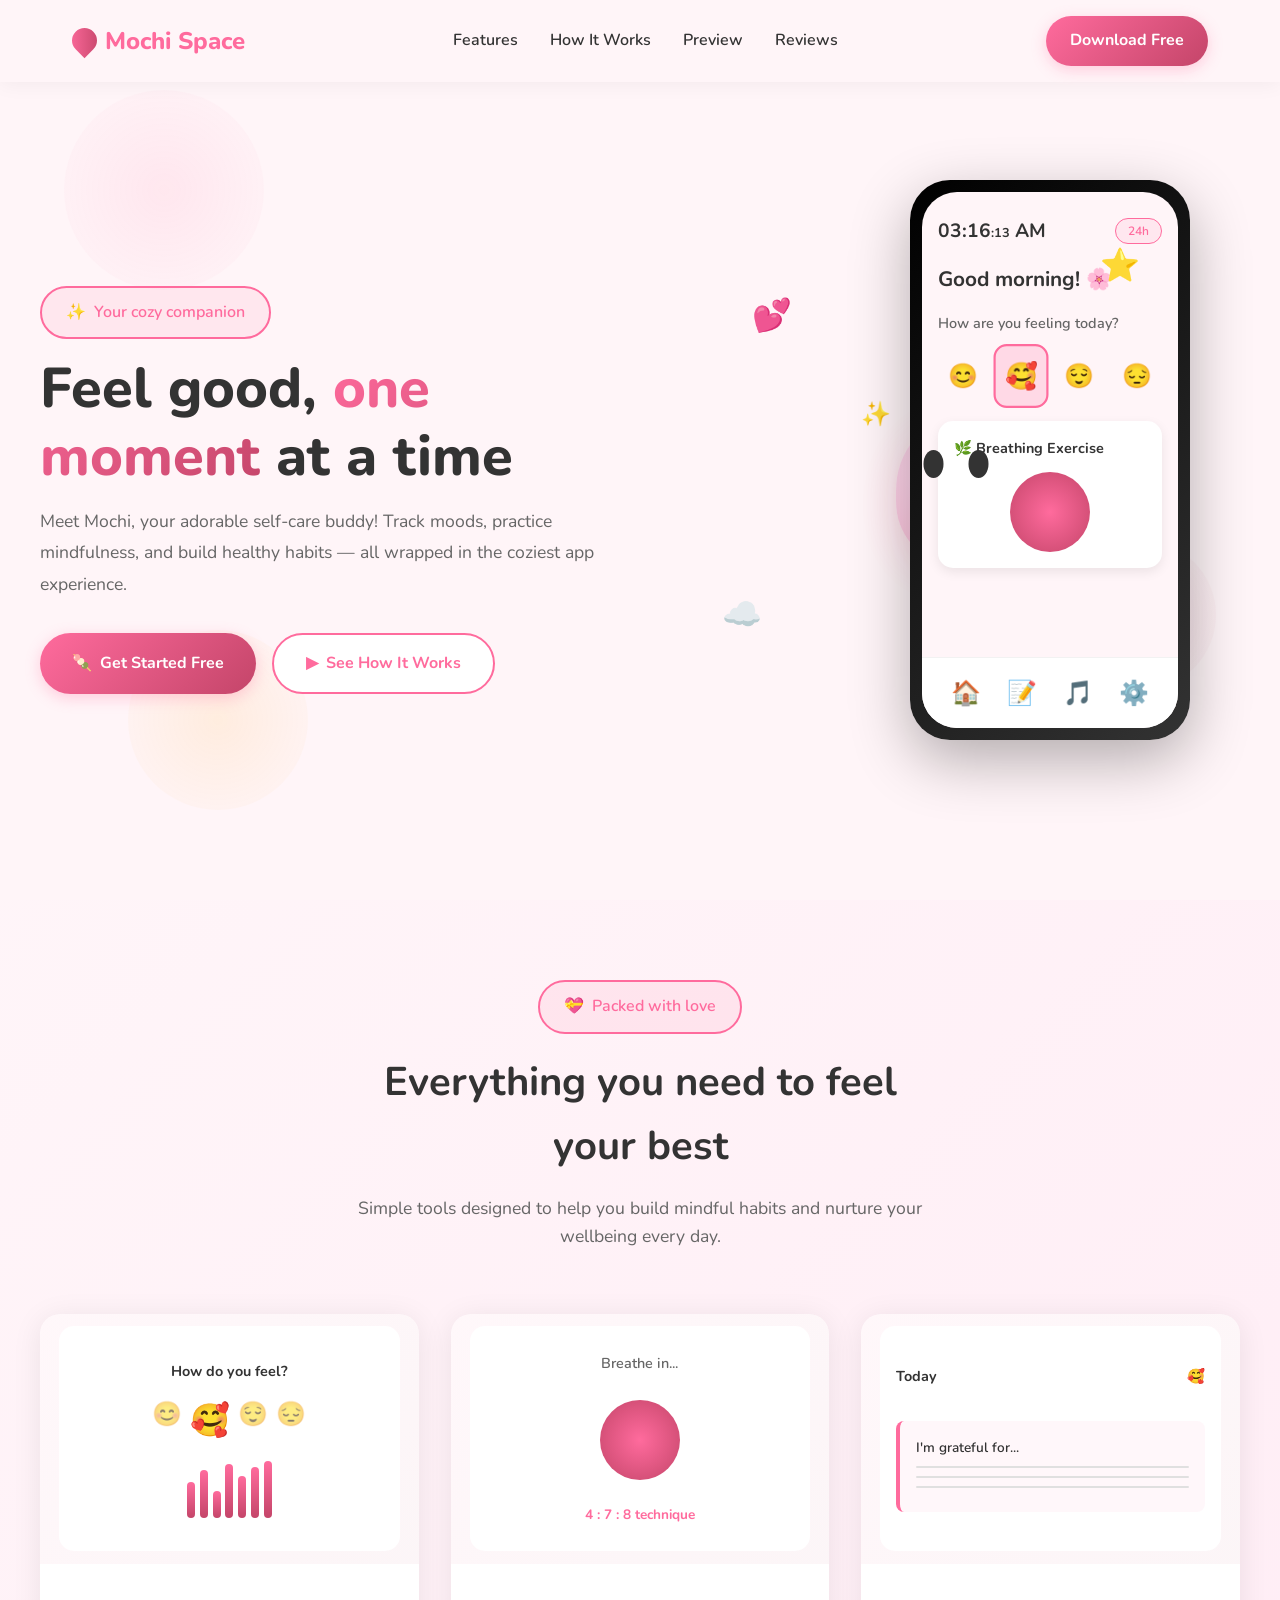
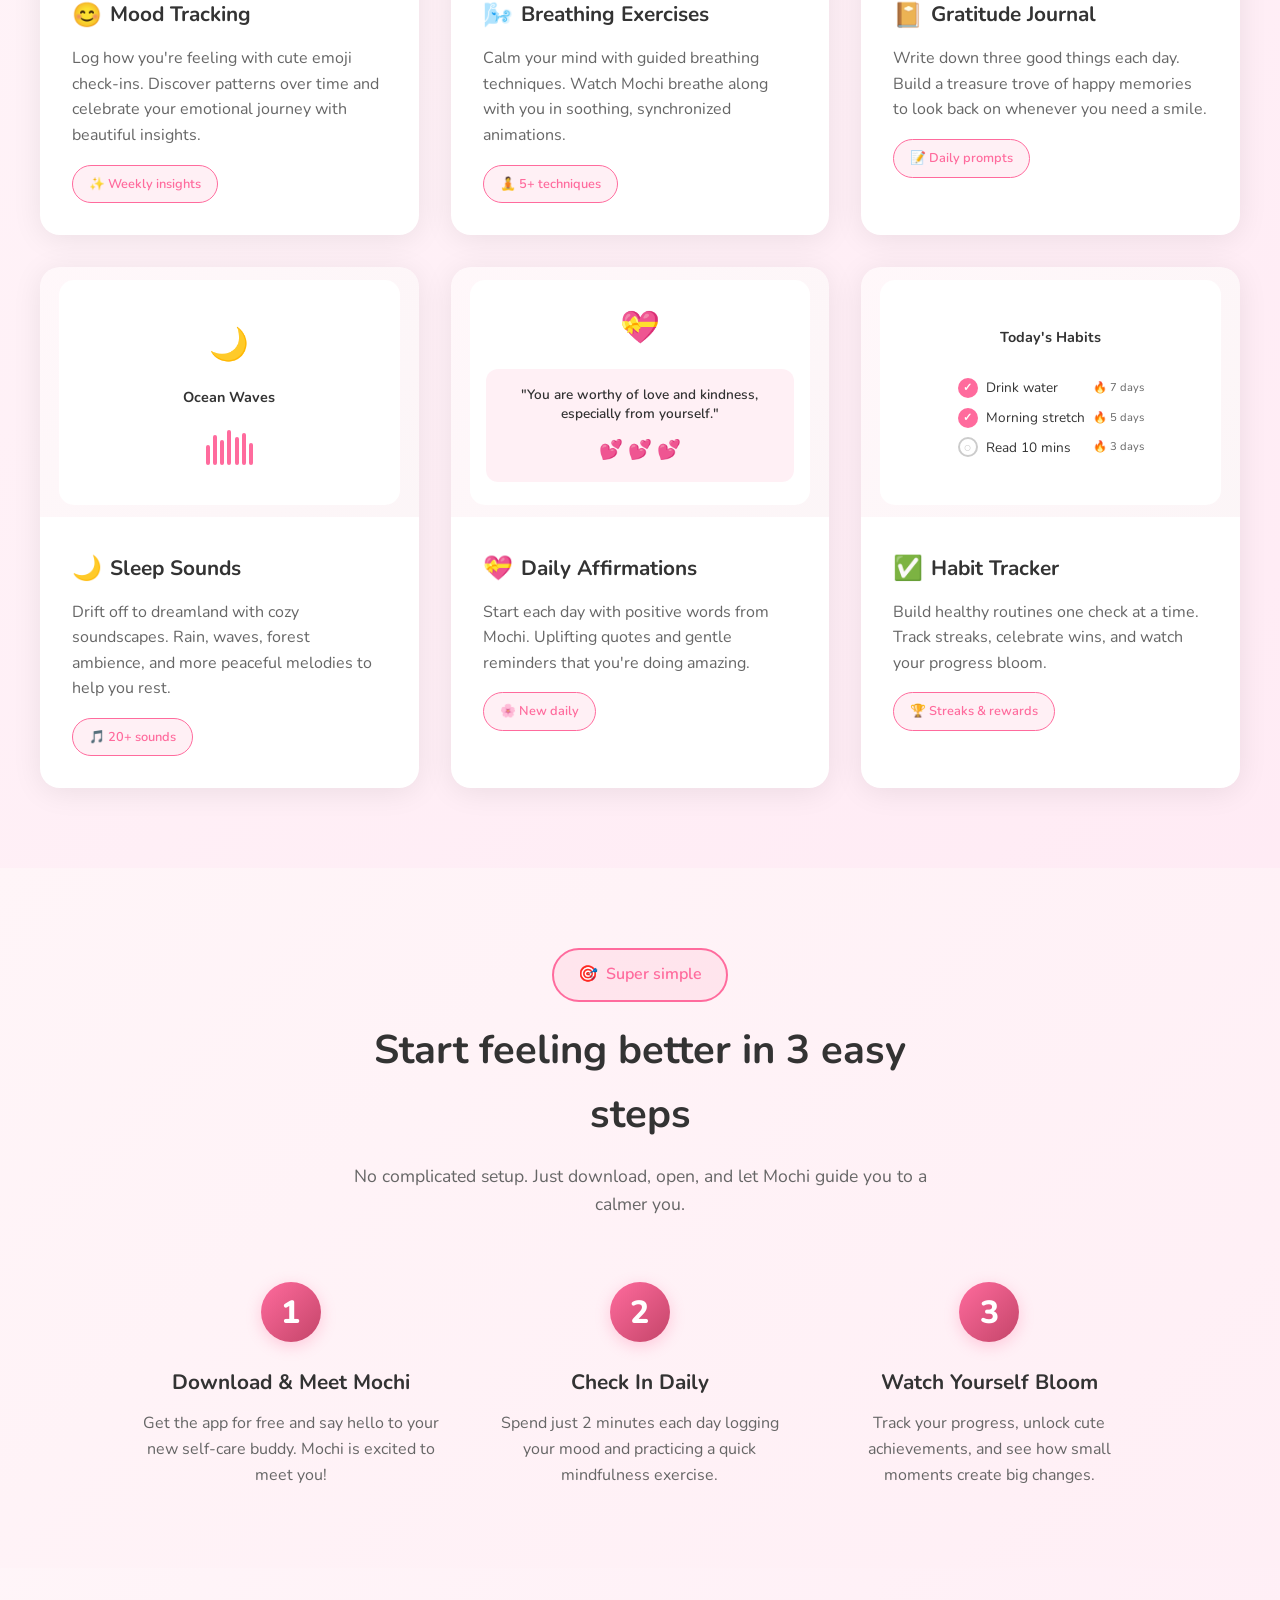
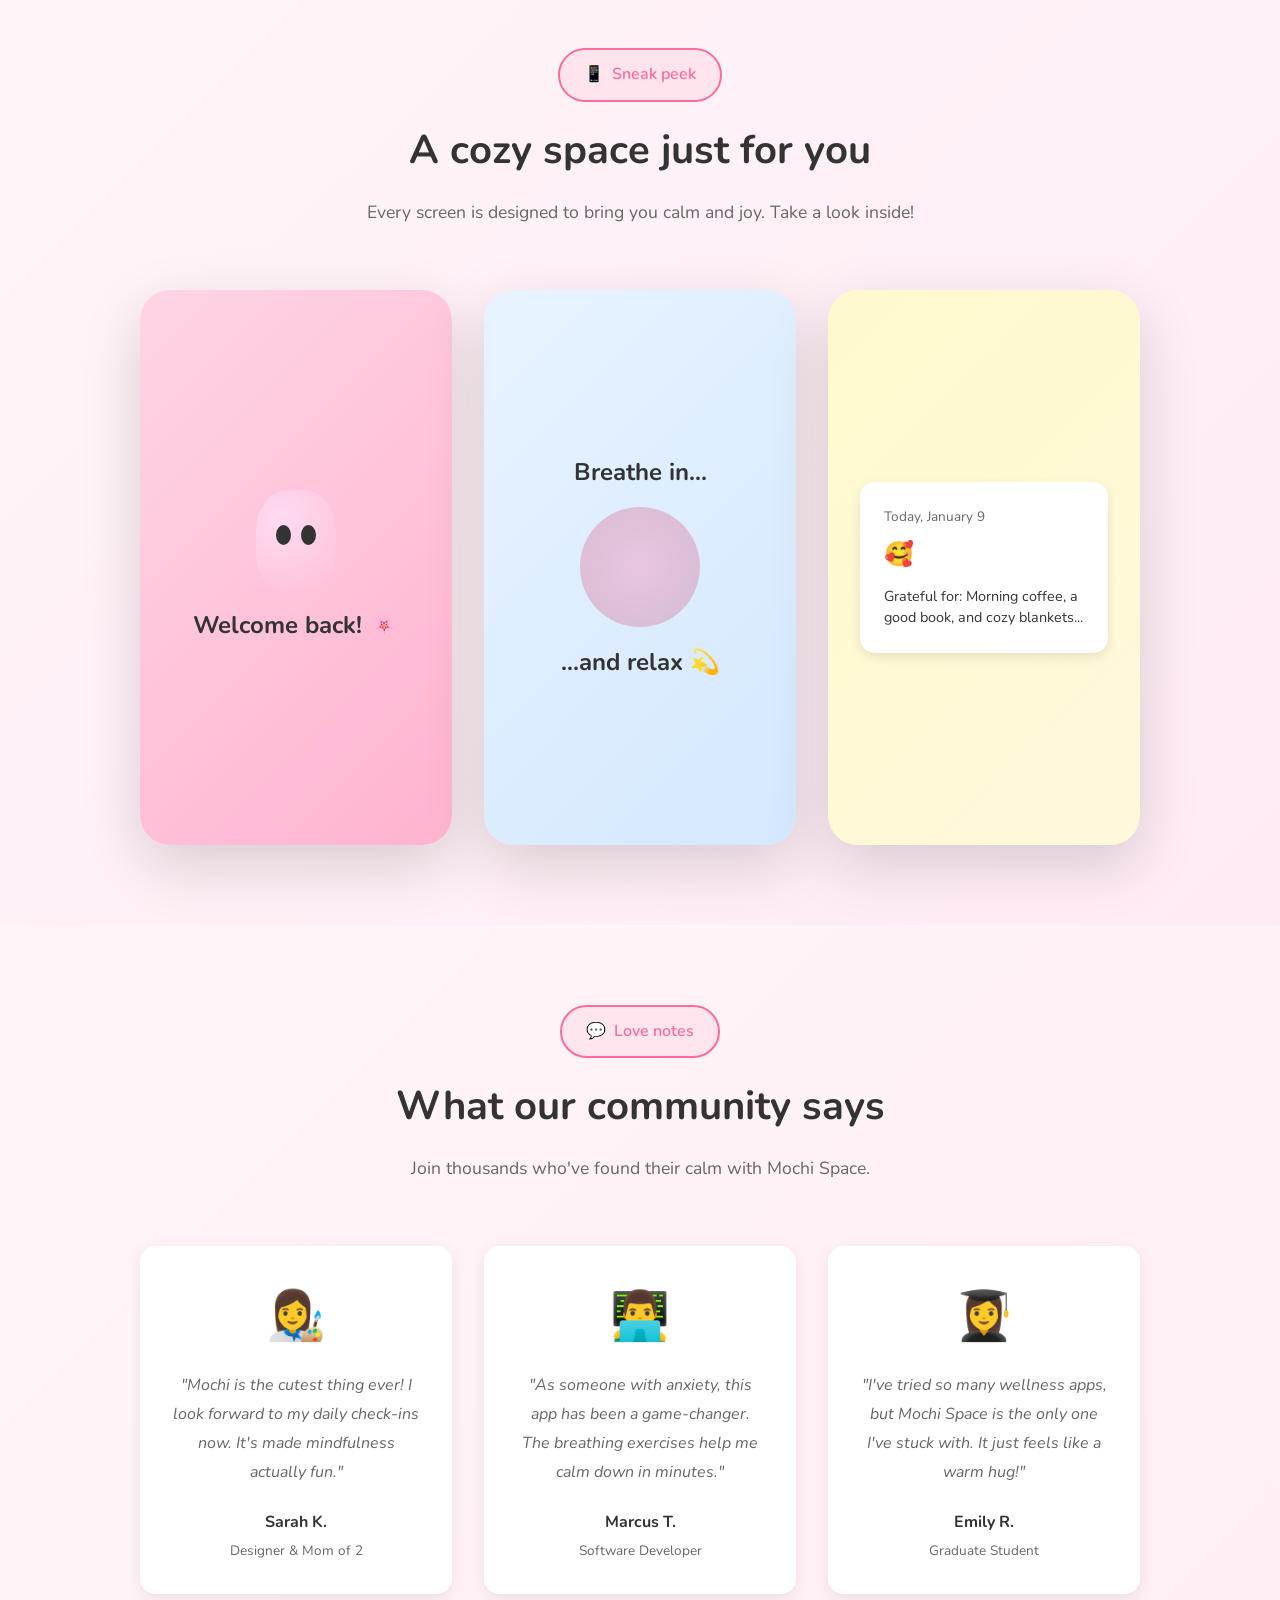
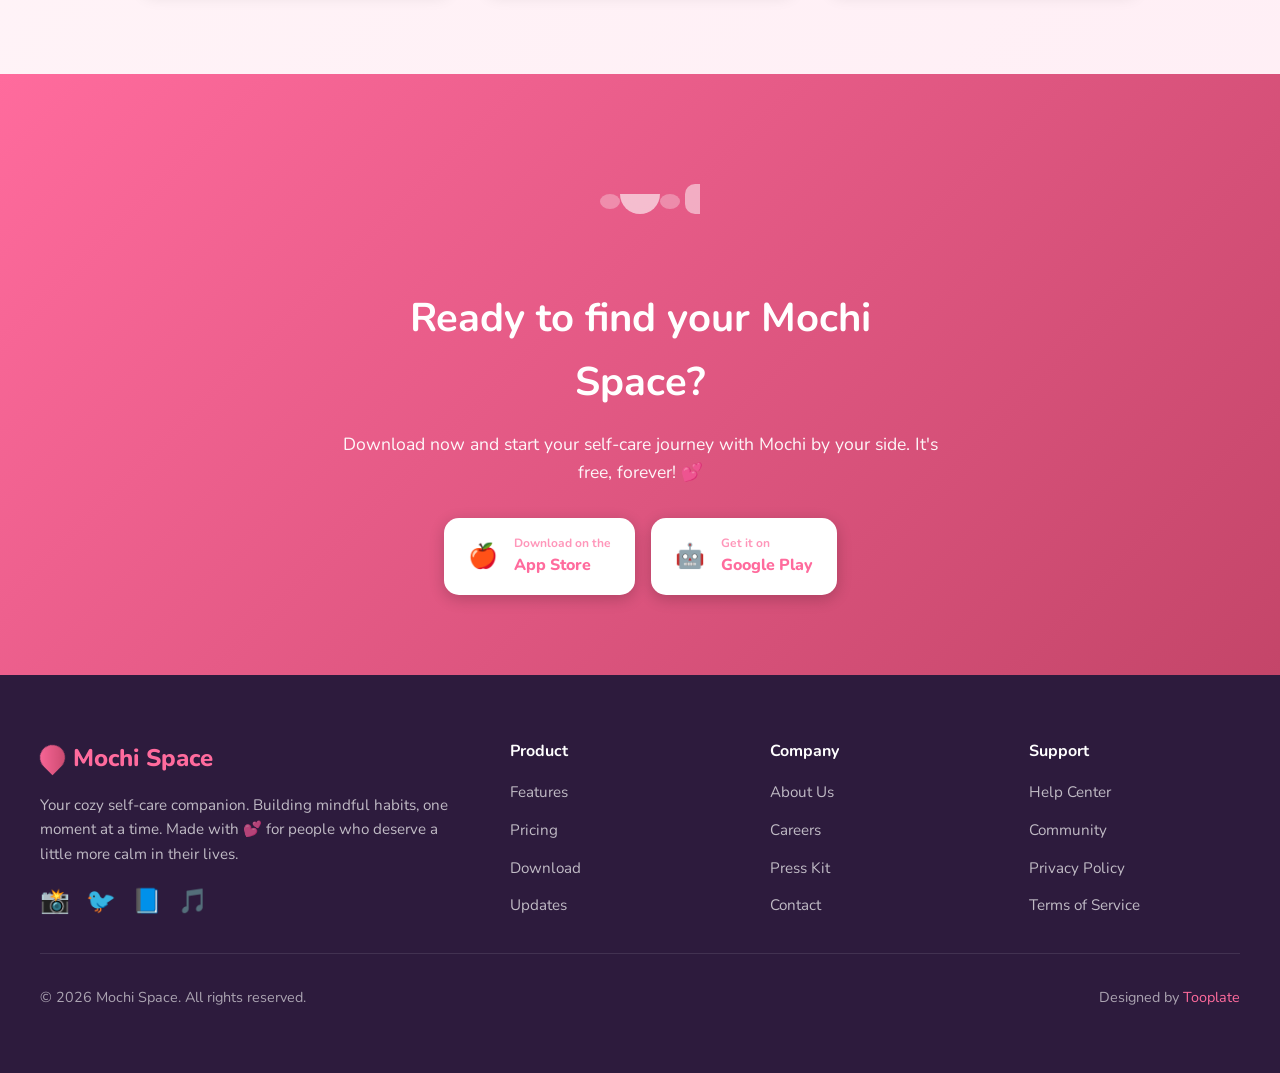
<file: index.html>
<!DOCTYPE html>
<html lang="en">
<head>
    <meta charset="UTF-8">
    <meta name="viewport" content="width=device-width, initial-scale=1.0">
    <title>Mochi Space - Your Cozy Self-Care Companion</title>
    <link rel="preconnect" href="https://fonts.googleapis.com">
    <link rel="preconnect" href="https://fonts.gstatic.com" crossorigin>
    <link href="https://fonts.googleapis.com/css2?family=Nunito:wght@400;600;700;800&family=Comfortaa:wght@500;700&display=swap" rel="stylesheet">
    <link rel="stylesheet" href="css/tooplate-mochi-space.css">
</head>
<body>
    <div class="floating-shapes">
        <div class="shape shape-1"></div>
        <div class="shape shape-2"></div>
        <div class="shape shape-3"></div>
        <div class="shape shape-4"></div>
    </div>

    <nav id="navbar">
        <div class="nav-container">
            <a href="#" class="logo">
                <div class="logo-blob"></div>
                Mochi Space
            </a>
            <ul class="nav-links">
                <li><a href="#features">Features</a></li>
                <li><a href="#how-it-works">How It Works</a></li>
                <li><a href="#preview">Preview</a></li>
                <li><a href="#testimonials">Reviews</a></li>
            </ul>
            <a href="#download" class="nav-cta">Download Free</a>
            <div class="mobile-menu-btn" id="mobileMenuBtn">
                <span></span>
                <span></span>
                <span></span>
            </div>
        </div>
    </nav>

    <div class="mobile-menu-overlay" id="mobileOverlay"></div>

    <div class="mobile-menu" id="mobileMenu">
        <ul class="mobile-menu-links">
            <li><a href="#features">Features</a></li>
            <li><a href="#how-it-works">How It Works</a></li>
            <li><a href="#preview">Preview</a></li>
            <li><a href="#testimonials">Reviews</a></li>
        </ul>
        <a href="#download" class="mobile-menu-cta">Download Free</a>
    </div>

    <section class="hero">
        <div class="hero-content">
            <div class="hero-text">
                <div class="hero-badge">
                    <span class="sparkle">✨</span>
                    Your cozy companion
                </div>
                <h1>Feel good, <span>one moment</span> at a time</h1>
                <p>Meet Mochi, your adorable self-care buddy! Track moods, practice mindfulness, and build healthy habits — all wrapped in the coziest app experience.</p>
                <div class="hero-buttons">
                    <a href="#download" class="btn btn-primary">
                        <span>🍡</span> Get Started Free
                    </a>
                    <a href="#preview" class="btn btn-secondary">
                        <span>▶</span> See How It Works
                    </a>
                </div>
            </div>
            <div class="hero-visual">
                <div class="mochi mochi-main">
                    <span class="mochi-sparkle">✨</span>
                    <span class="mochi-sparkle">⭐</span>
                    <span class="mochi-sparkle">💖</span>
                    <div class="mochi-body">
                        <div class="mochi-face">
                            <div class="mochi-eye"></div>
                            <div class="mochi-eye"></div>
                        </div>
                        <div class="mochi-blush left"></div>
                        <div class="mochi-blush right"></div>
                        <div class="mochi-mouth"></div>
                    </div>
                </div>

                <div class="phone-mockup">
                    <div class="phone-screen">
                        <div class="phone-content">
                            <div class="phone-clock-wrapper">
                                <div class="phone-clock" id="phoneClock">
                                    <span class="clock-time">00:00</span><span class="clock-seconds">:00</span>
                                    <span class="clock-ampm"></span>
                                </div>
                                <button class="clock-toggle" id="clockToggle">24h</button>
                            </div>
                            <div class="phone-greeting" id="phoneGreeting">Good morning! 🌸</div>
                            <div class="phone-mood-label">How are you feeling today?</div>
                            <div class="phone-moods">
                                <div class="mood-btn">😊</div>
                                <div class="mood-btn active">🥰</div>
                                <div class="mood-btn">😌</div>
                                <div class="mood-btn">😔</div>
                            </div>
                            <div class="phone-card">
                                <div class="phone-card-title">🌿 Breathing Exercise</div>
                                <div class="breathing-circle"></div>
                            </div>
                        </div>
                        <div class="phone-nav">
                            <div class="phone-nav-item active">🏠</div>
                            <div class="phone-nav-item">📝</div>
                            <div class="phone-nav-item">🎵</div>
                            <div class="phone-nav-item">⚙️</div>
                        </div>
                    </div>
                </div>

                <div class="float-element float-heart">💕</div>
                <div class="float-element float-star">⭐</div>
                <div class="float-element float-cloud">☁️</div>
            </div>
        </div>
    </section>

    <section class="features" id="features">
        <div class="section-header reveal">
            <div class="section-badge">
                <span>💝</span> Packed with love
            </div>
            <h2>Everything you need to feel your best</h2>
            <p>Simple tools designed to help you build mindful habits and nurture your wellbeing every day.</p>
        </div>
        <div class="features-grid">
            <div class="feature-card reveal">
                <div class="feature-image">
                    <div class="feature-image-inner">
                        <div class="feature-screenshot mood-screenshot">
                            <div class="mood-screenshot-title">How do you feel?</div>
                            <div class="mood-screenshot-emojis">
                                <div class="mood-screenshot-emoji">😊</div>
                                <div class="mood-screenshot-emoji selected">🥰</div>
                                <div class="mood-screenshot-emoji">😌</div>
                                <div class="mood-screenshot-emoji">😔</div>
                            </div>
                            <div class="mood-screenshot-chart">
                                <div class="mood-bar" style="height: 60%;"></div>
                                <div class="mood-bar" style="height: 80%;"></div>
                                <div class="mood-bar" style="height: 45%;"></div>
                                <div class="mood-bar" style="height: 90%;"></div>
                                <div class="mood-bar" style="height: 70%;"></div>
                                <div class="mood-bar" style="height: 85%;"></div>
                                <div class="mood-bar" style="height: 95%;"></div>
                            </div>
                        </div>
                    </div>
                </div>
                <div class="feature-content">
                    <h3><span>😊</span> Mood Tracking</h3>
                    <p>Log how you're feeling with cute emoji check-ins. Discover patterns over time and celebrate your emotional journey with beautiful insights.</p>
                    <span class="feature-tag">✨ Weekly insights</span>
                </div>
            </div>
            <div class="feature-card reveal">
                <div class="feature-image">
                    <div class="feature-image-inner">
                        <div class="feature-screenshot breathing-screenshot">
                            <div class="breathing-screenshot-text">Breathe in...</div>
                            <div class="breathing-screenshot-circle"></div>
                            <div class="breathing-screenshot-timer">4 : 7 : 8 technique</div>
                        </div>
                    </div>
                </div>
                <div class="feature-content">
                    <h3><span>🌬️</span> Breathing Exercises</h3>
                    <p>Calm your mind with guided breathing techniques. Watch Mochi breathe along with you in soothing, synchronized animations.</p>
                    <span class="feature-tag">🧘 5+ techniques</span>
                </div>
            </div>
            <div class="feature-card reveal">
                <div class="feature-image">
                    <div class="feature-image-inner">
                        <div class="feature-screenshot journal-screenshot">
                            <div class="journal-screenshot-header">
                                <div class="journal-screenshot-date">Today</div>
                                <div class="journal-screenshot-mood">🥰</div>
                            </div>
                            <div class="journal-screenshot-card">
                                <div class="journal-screenshot-label">I'm grateful for...</div>
                                <div class="journal-screenshot-line"></div>
                                <div class="journal-screenshot-line"></div>
                                <div class="journal-screenshot-line"></div>
                            </div>
                        </div>
                    </div>
                </div>
                <div class="feature-content">
                    <h3><span>📔</span> Gratitude Journal</h3>
                    <p>Write down three good things each day. Build a treasure trove of happy memories to look back on whenever you need a smile.</p>
                    <span class="feature-tag">📝 Daily prompts</span>
                </div>
            </div>
            <div class="feature-card reveal">
                <div class="feature-image">
                    <div class="feature-image-inner">
                        <div class="feature-screenshot sleep-screenshot">
                            <div class="sleep-screenshot-icon">🌙</div>
                            <div class="sleep-screenshot-title">Ocean Waves</div>
                            <div class="sleep-screenshot-waves">
                                <div class="sleep-wave"></div>
                                <div class="sleep-wave"></div>
                                <div class="sleep-wave"></div>
                                <div class="sleep-wave"></div>
                                <div class="sleep-wave"></div>
                                <div class="sleep-wave"></div>
                                <div class="sleep-wave"></div>
                            </div>
                        </div>
                    </div>
                </div>
                <div class="feature-content">
                    <h3><span>🌙</span> Sleep Sounds</h3>
                    <p>Drift off to dreamland with cozy soundscapes. Rain, waves, forest ambience, and more peaceful melodies to help you rest.</p>
                    <span class="feature-tag">🎵 20+ sounds</span>
                </div>
            </div>
            <div class="feature-card reveal">
                <div class="feature-image">
                    <div class="feature-image-inner">
                        <div class="feature-screenshot affirmations-screenshot">
                            <div class="affirmations-icon">💝</div>
                            <div class="affirmations-card">
                                <div class="affirmations-text">"You are worthy of love and kindness, especially from yourself."</div>
                                <div class="affirmations-hearts">💕 💕 💕</div>
                            </div>
                        </div>
                    </div>
                </div>
                <div class="feature-content">
                    <h3><span>💝</span> Daily Affirmations</h3>
                    <p>Start each day with positive words from Mochi. Uplifting quotes and gentle reminders that you're doing amazing.</p>
                    <span class="feature-tag">🌸 New daily</span>
                </div>
            </div>
            <div class="feature-card reveal">
                <div class="feature-image">
                    <div class="feature-image-inner">
                        <div class="feature-screenshot habits-screenshot">
                            <div class="habits-title">Today's Habits</div>
                            <div class="habits-list">
                                <div class="habit-item">
                                    <div class="habit-check done">✓</div>
                                    <span>Drink water</span>
                                    <span class="habit-streak">🔥 7 days</span>
                                </div>
                                <div class="habit-item">
                                    <div class="habit-check done">✓</div>
                                    <span>Morning stretch</span>
                                    <span class="habit-streak">🔥 5 days</span>
                                </div>
                                <div class="habit-item">
                                    <div class="habit-check pending">○</div>
                                    <span>Read 10 mins</span>
                                    <span class="habit-streak">🔥 3 days</span>
                                </div>
                            </div>
                        </div>
                    </div>
                </div>
                <div class="feature-content">
                    <h3><span>✅</span> Habit Tracker</h3>
                    <p>Build healthy routines one check at a time. Track streaks, celebrate wins, and watch your progress bloom.</p>
                    <span class="feature-tag">🏆 Streaks & rewards</span>
                </div>
            </div>
        </div>
    </section>

    <section class="how-it-works" id="how-it-works">
        <div class="section-header reveal">
            <div class="section-badge">
                <span>🎯</span> Super simple
            </div>
            <h2>Start feeling better in 3 easy steps</h2>
            <p>No complicated setup. Just download, open, and let Mochi guide you to a calmer you.</p>
        </div>
        <div class="steps">
            <div class="step reveal">
                <div class="step-number">1</div>
                <h3>Download & Meet Mochi</h3>
                <p>Get the app for free and say hello to your new self-care buddy. Mochi is excited to meet you!</p>
            </div>
            <div class="step reveal">
                <div class="step-number">2</div>
                <h3>Check In Daily</h3>
                <p>Spend just 2 minutes each day logging your mood and practicing a quick mindfulness exercise.</p>
            </div>
            <div class="step reveal">
                <div class="step-number">3</div>
                <h3>Watch Yourself Bloom</h3>
                <p>Track your progress, unlock cute achievements, and see how small moments create big changes.</p>
            </div>
        </div>
    </section>

    <section class="app-preview" id="preview">
        <div class="section-header reveal">
            <div class="section-badge">
                <span>📱</span> Sneak peek
            </div>
            <h2>A cozy space just for you</h2>
            <p>Every screen is designed to bring you calm and joy. Take a look inside!</p>
        </div>
        <div class="preview-screens">
            <div class="preview-phone reveal">
                <div class="preview-screen preview-screen-1">
                    <div class="preview-mini-mochi"></div>
                    <div class="preview-text">Welcome back! 🌸</div>
                </div>
            </div>
            <div class="preview-phone reveal">
                <div class="preview-screen preview-screen-2">
                    <div class="preview-text">Breathe in...</div>
                    <div class="preview-breath-circle"></div>
                    <div class="preview-text">...and relax 💫</div>
                </div>
            </div>
            <div class="preview-phone reveal">
                <div class="preview-screen preview-screen-3">
                    <div class="preview-journal">
                        <div class="preview-journal-date">Today, January 9</div>
                        <div class="preview-journal-mood">🥰</div>
                        <div class="preview-journal-text">Grateful for: Morning coffee, a good book, and cozy blankets...</div>
                    </div>
                </div>
            </div>
        </div>
    </section>

    <section class="testimonials" id="testimonials">
        <div class="section-header reveal">
            <div class="section-badge">
                <span>💬</span> Love notes
            </div>
            <h2>What our community says</h2>
            <p>Join thousands who've found their calm with Mochi Space.</p>
        </div>
        <div class="testimonials-grid">
            <div class="testimonial-card reveal">
                <div class="testimonial-avatar">👩‍🎨</div>
                <p class="testimonial-text">"Mochi is the cutest thing ever! I look forward to my daily check-ins now. It's made mindfulness actually fun."</p>
                <div class="testimonial-author">Sarah K.</div>
                <div class="testimonial-role">Designer & Mom of 2</div>
            </div>
            <div class="testimonial-card reveal">
                <div class="testimonial-avatar">👨‍💻</div>
                <p class="testimonial-text">"As someone with anxiety, this app has been a game-changer. The breathing exercises help me calm down in minutes."</p>
                <div class="testimonial-author">Marcus T.</div>
                <div class="testimonial-role">Software Developer</div>
            </div>
            <div class="testimonial-card reveal">
                <div class="testimonial-avatar">👩‍🎓</div>
                <p class="testimonial-text">"I've tried so many wellness apps, but Mochi Space is the only one I've stuck with. It just feels like a warm hug!"</p>
                <div class="testimonial-author">Emily R.</div>
                <div class="testimonial-role">Graduate Student</div>
            </div>
        </div>
    </section>

    <section class="download-cta" id="download">
        <div class="cta-content reveal">
            <div class="cta-mochi">
                <div class="cta-mochi-mouth"></div>
                <div class="cta-mochi-blush left"></div>
                <div class="cta-mochi-blush right"></div>
                <div class="cta-mochi-hand"></div>
            </div>
            <h2>Ready to find your Mochi Space?</h2>
            <p>Download now and start your self-care journey with Mochi by your side. It's free, forever! 💕</p>
            <div class="app-buttons">
                <a href="#" class="app-btn">
                    <span class="app-btn-icon">🍎</span>
                    <div class="app-btn-text">
                        <div class="app-btn-small">Download on the</div>
                        <div class="app-btn-large">App Store</div>
                    </div>
                </a>
                <a href="#" class="app-btn">
                    <span class="app-btn-icon">🤖</span>
                    <div class="app-btn-text">
                        <div class="app-btn-small">Get it on</div>
                        <div class="app-btn-large">Google Play</div>
                    </div>
                </a>
            </div>
        </div>
    </section>

    <footer>
        <div class="footer-wrapper">
            <div class="footer-content">
                <div class="footer-brand">
                    <a href="#" class="logo">
                        <div class="logo-blob"></div>
                        Mochi Space
                    </a>
                    <p>Your cozy self-care companion. Building mindful habits, one moment at a time. Made with 💕 for people who deserve a little more calm in their lives.</p>
                    <div class="footer-social">
                        <a href="#" class="social-icon">📸</a>
                        <a href="#" class="social-icon">🐦</a>
                        <a href="#" class="social-icon">📘</a>
                        <a href="#" class="social-icon">🎵</a>
                    </div>
                </div>
                <div class="footer-column">
                    <h4>Product</h4>
                    <ul>
                        <li><a href="#">Features</a></li>
                        <li><a href="#">Pricing</a></li>
                        <li><a href="#">Download</a></li>
                        <li><a href="#">Updates</a></li>
                    </ul>
                </div>
                <div class="footer-column">
                    <h4>Company</h4>
                    <ul>
                        <li><a href="#">About Us</a></li>
                        <li><a href="#">Careers</a></li>
                        <li><a href="#">Press Kit</a></li>
                        <li><a href="#">Contact</a></li>
                    </ul>
                </div>
                <div class="footer-column">
                    <h4>Support</h4>
                    <ul>
                        <li><a href="#">Help Center</a></li>
                        <li><a href="#">Community</a></li>
                        <li><a href="#">Privacy Policy</a></li>
                        <li><a href="#">Terms of Service</a></li>
                    </ul>
                </div>
            </div>
            <div class="footer-bottom">
                <p>&copy; 2026 Mochi Space. All rights reserved.</p>
                <p>Designed by <a href="https://www.tooplate.com" rel="nofollow" target="_blank">Tooplate</a></p>
            </div>
        </div>
    </footer>

    <script src="js/tooplate-mochi-script.js"></script>
</body>
</html>
</file>
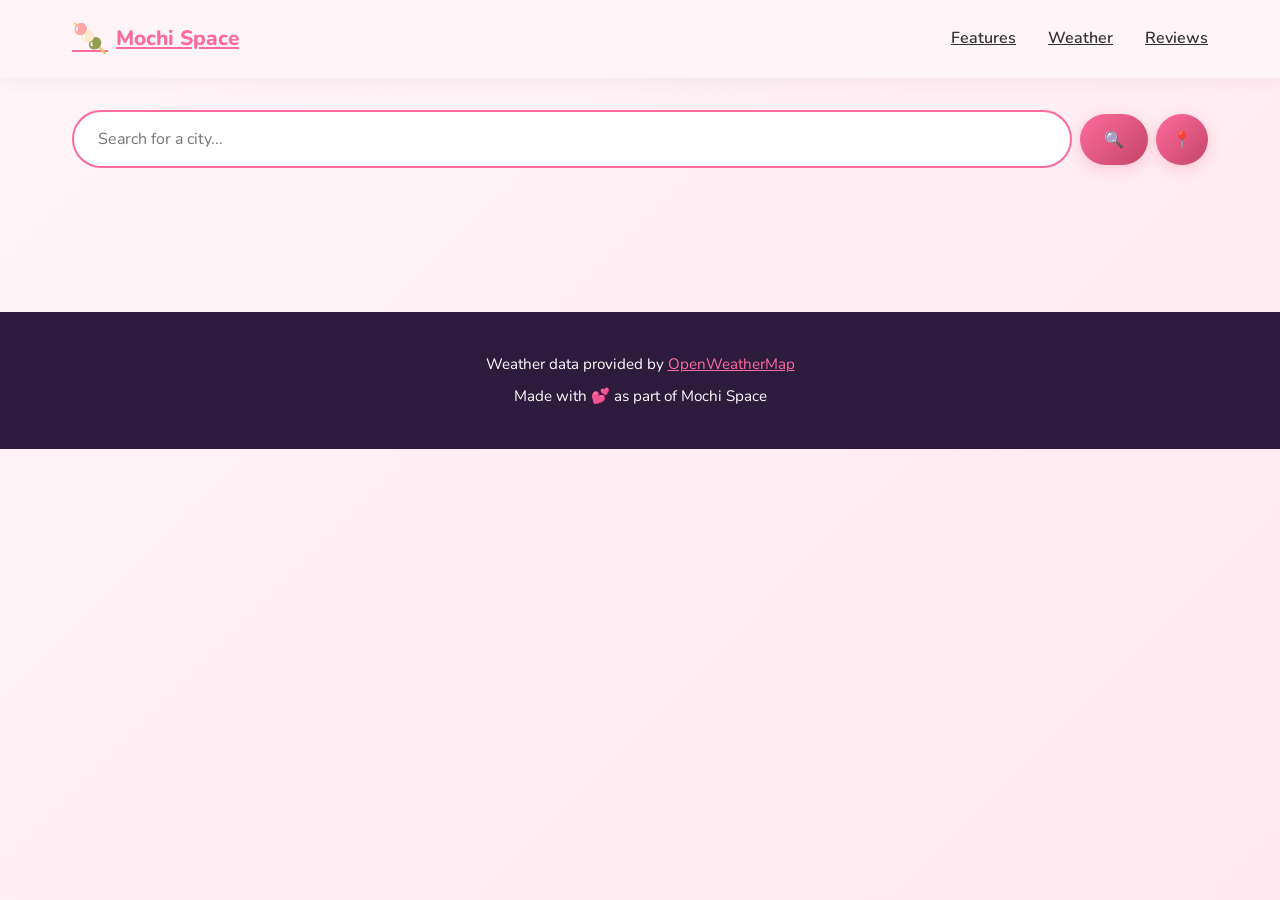
<file: weather-dashboard/index.html>
<!DOCTYPE html>
<html lang="en">
<head>
    <meta charset="UTF-8">
    <meta name="viewport" content="width=device-width, initial-scale=1.0">
    <title>Weather Dashboard - Mochi Space</title>
    <link rel="preconnect" href="https://fonts.googleapis.com">
    <link rel="preconnect" href="https://fonts.gstatic.com" crossorigin>
    <link href="https://fonts.googleapis.com/css2?family=Nunito:wght@400;600;700;800&family=Comfortaa:wght@500;700&display=swap" rel="stylesheet">
    <link rel="stylesheet" href="css/weather-dashboard.css">
</head>
<body>
    <!-- Navigation -->
    <nav class="navbar">
        <div class="nav-container">
            <a href="../index.html" class="logo">
                <span class="logo-icon">🍡</span>
                Mochi Space
            </a>
            <ul class="nav-links">
                <li><a href="../index.html#features">Features</a></li>
                <li><a href="#">Weather</a></li>
                <li><a href="../index.html#testimonials">Reviews</a></li>
            </ul>
            <div class="mobile-menu-btn" id="mobileMenuBtn">
                <span></span>
                <span></span>
                <span></span>
            </div>
        </div>
    </nav>

    <!-- Main Container -->
    <div class="weather-container">
        <!-- Search Section -->
        <section class="search-section">
            <div class="search-box">
                <input 
                    type="text" 
                    id="searchInput" 
                    class="search-input" 
                    placeholder="Search for a city..."
                    aria-label="Search for a city"
                >
                <button class="search-btn" id="searchBtn" aria-label="Search">
                    🔍
                </button>
                <button class="location-btn" id="locationBtn" title="Use my location">
                    📍
                </button>
            </div>
            <div class="search-suggestions" id="searchSuggestions"></div>
        </section>

        <!-- Error/Loading Messages -->
        <div id="errorMessage" class="error-message"></div>
        <div id="loadingSpinner" class="loading-spinner">
            <div class="spinner"></div>
            <p>Loading weather data...</p>
        </div>

        <!-- Weather Dashboard Content -->
        <div class="dashboard-content" id="dashboardContent" style="display: none;">
            <!-- Current Weather Section -->
            <section class="current-weather">
                <div class="weather-header">
                    <div class="location-info">
                        <h1 id="cityName" class="city-name"></h1>
                        <p id="lastUpdate" class="last-update"></p>
                    </div>
                    <button class="favorite-btn" id="favoriteBtn" title="Add to favorites">
                        🤍
                    </button>
                </div>

                <div class="weather-main">
                    <div class="weather-icon-large">
                        <span id="weatherIcon" class="icon"></span>
                    </div>
                    <div class="weather-info">
                        <div class="temperature">
                            <span id="temperature" class="temp"></span>
                            <span class="unit">°C</span>
                        </div>
                        <p id="weatherDescription" class="description"></p>
                        <p id="feelsLike" class="feels-like"></p>
                    </div>
                </div>

                <!-- Weather Details Grid -->
                <div class="weather-details-grid">
                    <div class="detail-card">
                        <span class="detail-icon">💧</span>
                        <p class="detail-label">Humidity</p>
                        <p id="humidity" class="detail-value"></p>
                    </div>
                    <div class="detail-card">
                        <span class="detail-icon">💨</span>
                        <p class="detail-label">Wind Speed</p>
                        <p id="windSpeed" class="detail-value"></p>
                    </div>
                    <div class="detail-card">
                        <span class="detail-icon">🌡️</span>
                        <p class="detail-label">Pressure</p>
                        <p id="pressure" class="detail-value"></p>
                    </div>
                    <div class="detail-card">
                        <span class="detail-icon">👁️</span>
                        <p class="detail-label">Visibility</p>
                        <p id="visibility" class="detail-value"></p>
                    </div>
                    <div class="detail-card">
                        <span class="detail-icon">☀️</span>
                        <p class="detail-label">UV Index</p>
                        <p id="uvIndex" class="detail-value"></p>
                    </div>
                    <div class="detail-card">
                        <span class="detail-icon">🌅</span>
                        <p class="detail-label">Sunrise</p>
                        <p id="sunrise" class="detail-value"></p>
                    </div>
                </div>
            </section>

            <!-- Hourly Forecast -->
            <section class="hourly-forecast">
                <h2 class="section-title">Hourly Forecast</h2>
                <div class="hourly-container" id="hourlyContainer">
                    <!-- Dynamically populated -->
                </div>
            </section>

            <!-- 5-Day Forecast -->
            <section class="forecast-section">
                <h2 class="section-title">5-Day Forecast</h2>
                <div class="forecast-grid" id="forecastGrid">
                    <!-- Dynamically populated -->
                </div>
            </section>

            <!-- Air Quality Section -->
            <section class="air-quality">
                <h2 class="section-title">Air Quality</h2>
                <div class="air-quality-content">
                    <div class="aqi-indicator">
                        <div class="aqi-circle" id="aqiCircle">
                            <span id="aqiValue" class="aqi-value"></span>
                        </div>
                        <p id="aqiDescription" class="aqi-description"></p>
                    </div>
                    <div class="pollutants-grid" id="pollutantsGrid">
                        <!-- Dynamically populated -->
                    </div>
                </div>
            </section>
        </div>

        <!-- Favorites Section -->
        <section class="favorites-section" id="favoritesSection" style="display: none;">
            <h2 class="section-title">Your Favorite Locations</h2>
            <div class="favorites-grid" id="favoritesGrid">
                <!-- Dynamically populated -->
            </div>
        </section>
    </div>

    <!-- Alerts Modal -->
    <div class="alert-modal" id="alertModal">
        <div class="alert-content">
            <button class="close-btn" id="closeAlert">×</button>
            <h3 id="alertTitle"></h3>
            <p id="alertMessage"></p>
        </div>
    </div>

    <!-- Footer -->
    <footer class="footer">
        <div class="footer-content">
            <p>Weather data provided by <a href="https://openweathermap.org" target="_blank" rel="noopener">OpenWeatherMap</a></p>
            <p>Made with 💕 as part of Mochi Space</p>
        </div>
    </footer>

    <script src="js/weather-storage.js"></script>
    <script src="js/weather-geolocation.js"></script>
    <script src="js/weather-api.js"></script>
    <script src="js/weather-ui.js"></script>
</body>
</html>
</file>
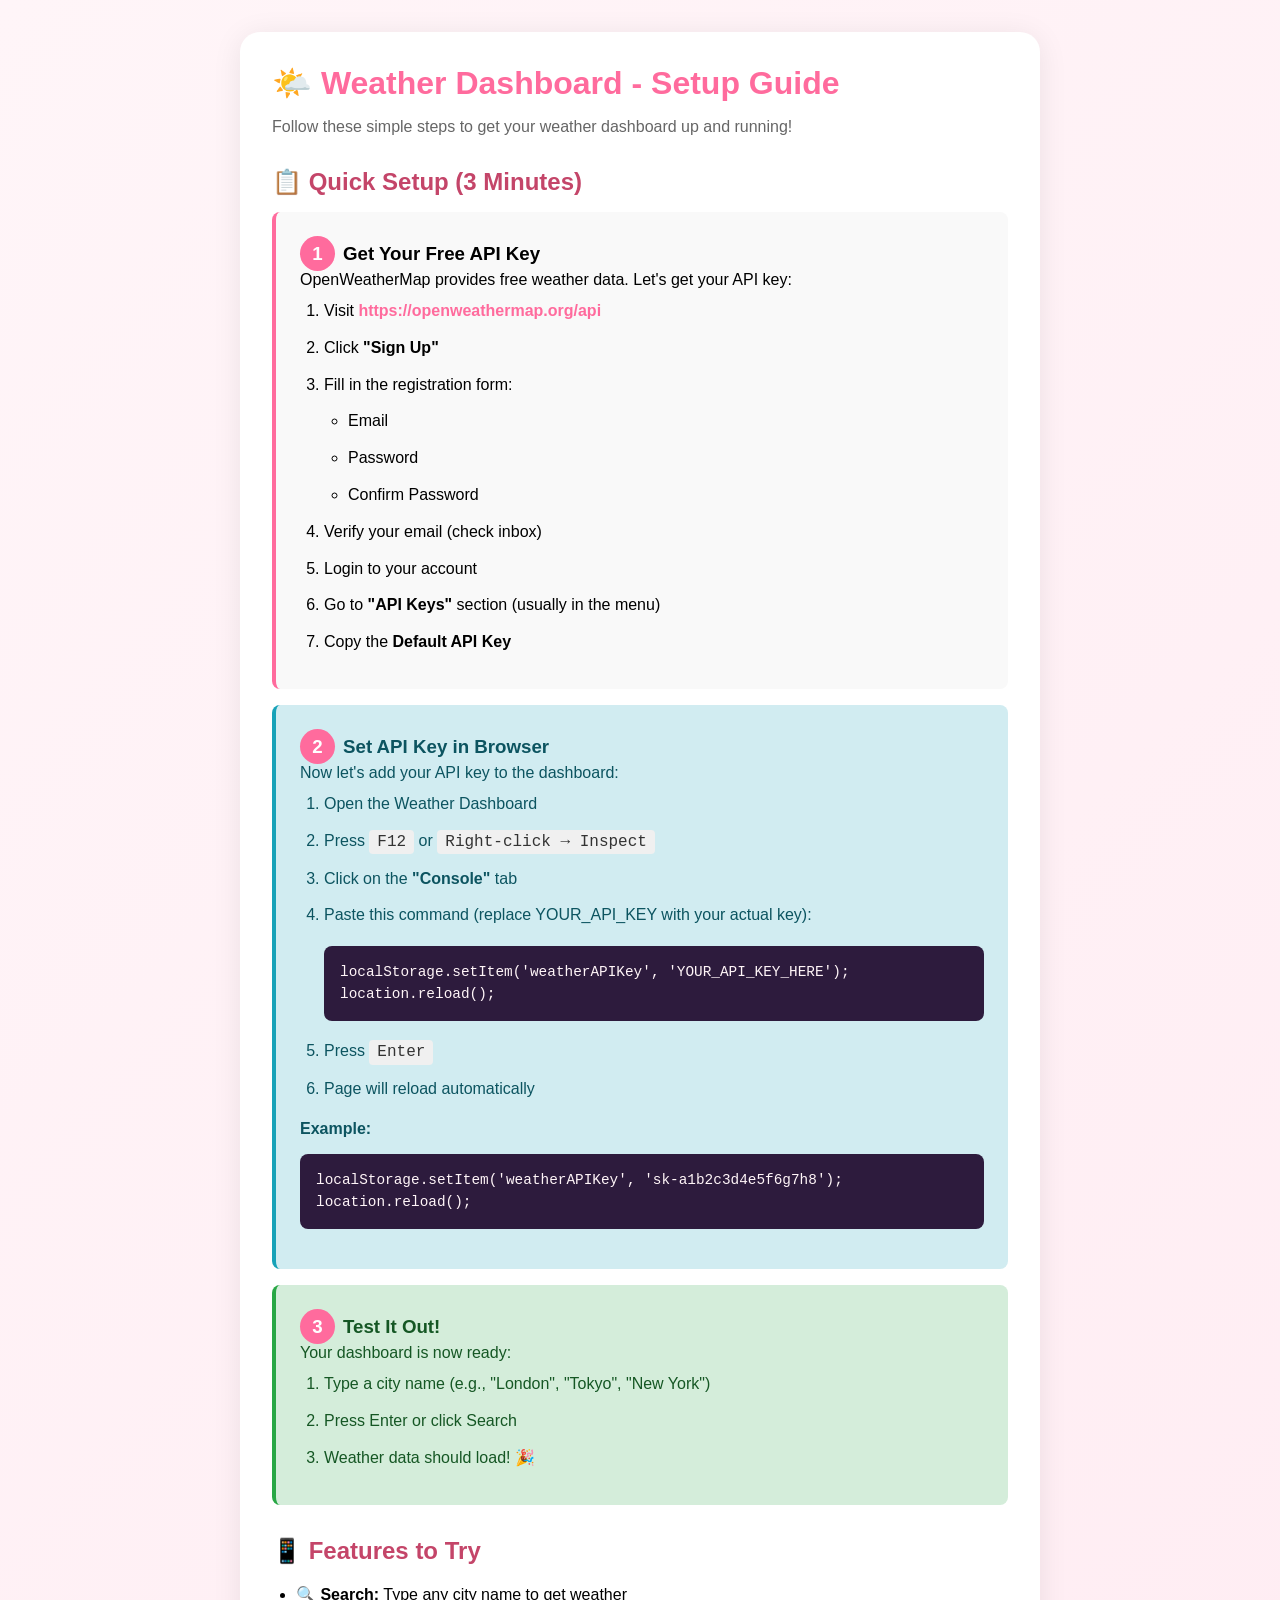
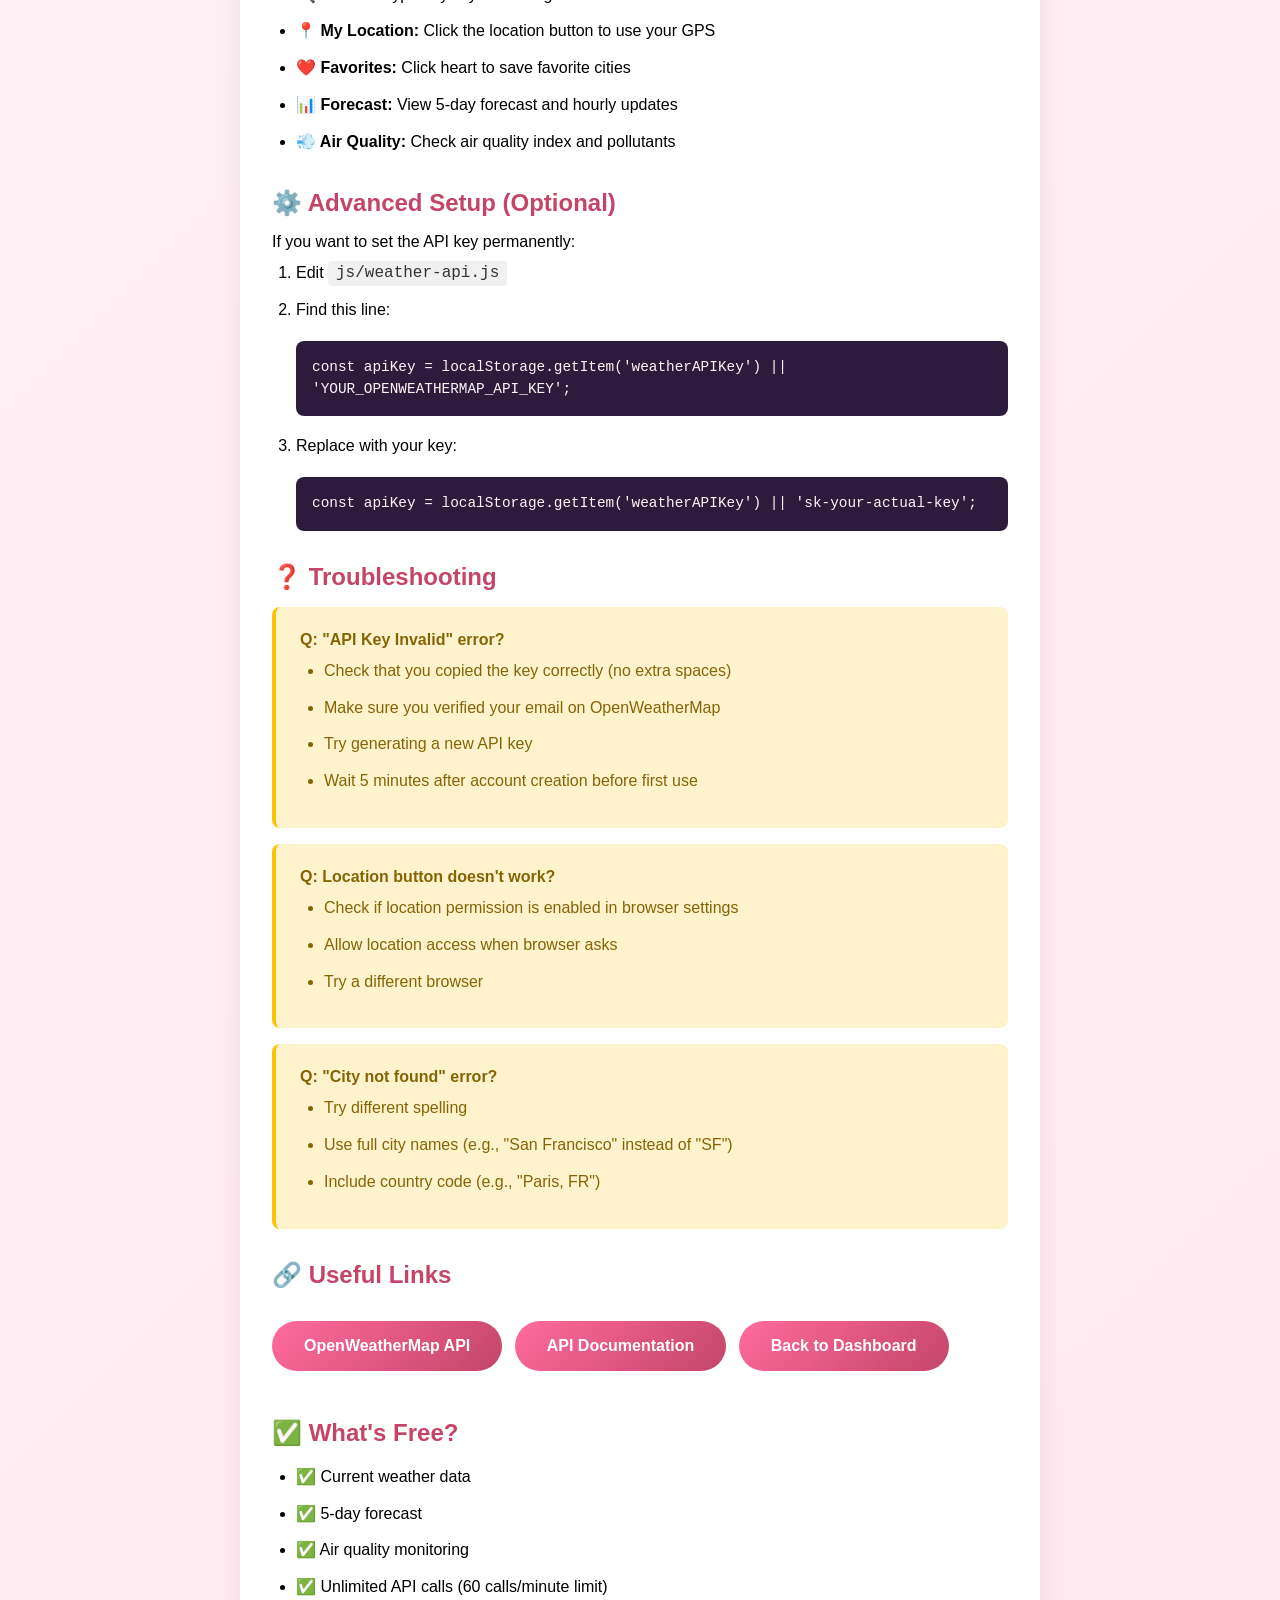
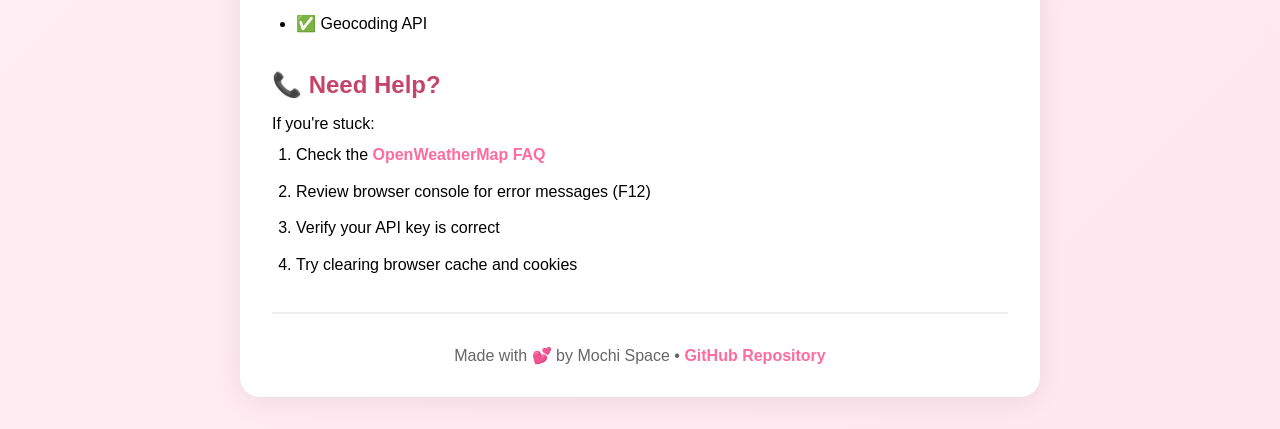
<file: weather-dashboard/setup.html>
<!DOCTYPE html>
<html lang="en">
<head>
    <meta charset="UTF-8">
    <meta name="viewport" content="width=device-width, initial-scale=1.0">
    <title>Setup - Weather Dashboard</title>
    <style>
        * {
            margin: 0;
            padding: 0;
            box-sizing: border-box;
        }
        body {
            font-family: 'Segoe UI', Tahoma, Geneva, Verdana, sans-serif;
            background: linear-gradient(135deg, #fff5f8 0%, #ffe8f0 100%);
            min-height: 100vh;
            padding: 2rem;
        }
        .container {
            max-width: 800px;
            margin: 0 auto;
            background: white;
            border-radius: 20px;
            box-shadow: 0 4px 30px rgba(0, 0, 0, 0.08);
            padding: 2rem;
        }
        h1 {
            color: #ff6b9d;
            margin-bottom: 1rem;
            font-size: 2rem;
        }
        h2 {
            color: #c44569;
            margin-top: 2rem;
            margin-bottom: 1rem;
            font-size: 1.5rem;
        }
        .step {
            background: #f9f9f9;
            border-left: 4px solid #ff6b9d;
            padding: 1.5rem;
            margin: 1rem 0;
            border-radius: 8px;
        }
        .step-number {
            display: inline-block;
            background: #ff6b9d;
            color: white;
            width: 35px;
            height: 35px;
            border-radius: 50%;
            text-align: center;
            line-height: 35px;
            font-weight: bold;
            margin-right: 0.5rem;
        }
        code {
            background: #f0f0f0;
            padding: 0.2rem 0.5rem;
            border-radius: 4px;
            font-family: 'Courier New', monospace;
            color: #333;
        }
        .code-block {
            background: #2d1b3d;
            color: #fff5f8;
            padding: 1rem;
            border-radius: 8px;
            overflow-x: auto;
            margin: 1rem 0;
            font-family: 'Courier New', monospace;
            font-size: 0.9rem;
            line-height: 1.5;
        }
        .code-block code {
            background: none;
            color: inherit;
            padding: 0;
        }
        .btn-copy {
            background: #ff6b9d;
            color: white;
            border: none;
            padding: 0.5rem 1rem;
            border-radius: 8px;
            cursor: pointer;
            font-weight: 600;
            margin-top: 0.5rem;
        }
        .btn-copy:hover {
            background: #c44569;
        }
        .link-btn {
            display: inline-block;
            background: linear-gradient(135deg, #ff6b9d, #c44569);
            color: white;
            padding: 1rem 2rem;
            border-radius: 50px;
            text-decoration: none;
            font-weight: 700;
            text-align: center;
            transition: all 0.3s ease;
            margin: 1rem 0.5rem 1rem 0;
        }
        .link-btn:hover {
            transform: translateY(-2px);
            box-shadow: 0 6px 20px rgba(255, 107, 157, 0.4);
        }
        .success {
            background: #d4edda;
            border-left-color: #28a745;
            color: #155724;
        }
        .warning {
            background: #fff3cd;
            border-left-color: #ffc107;
            color: #856404;
        }
        .info {
            background: #d1ecf1;
            border-left-color: #17a2b8;
            color: #0c5460;
        }
        ul, ol {
            margin-left: 1.5rem;
            line-height: 1.8;
        }
        li {
            margin: 0.5rem 0;
        }
        .dashboard-link {
            text-decoration: none;
            color: #ff6b9d;
            font-weight: 600;
        }
        .dashboard-link:hover {
            text-decoration: underline;
        }
    </style>
</head>
<body>
    <div class="container">
        <h1>🌤️ Weather Dashboard - Setup Guide</h1>
        <p style="color: #666; margin-bottom: 2rem;">Follow these simple steps to get your weather dashboard up and running!</p>

        <h2>📋 Quick Setup (3 Minutes)</h2>

        <div class="step">
            <h3><span class="step-number">1</span>Get Your Free API Key</h3>
            <p>OpenWeatherMap provides free weather data. Let's get your API key:</p>
            <ol>
                <li>Visit <a href="https://openweathermap.org/api" target="_blank" class="dashboard-link">https://openweathermap.org/api</a></li>
                <li>Click <strong>"Sign Up"</strong></li>
                <li>Fill in the registration form:
                    <ul>
                        <li>Email</li>
                        <li>Password</li>
                        <li>Confirm Password</li>
                    </ul>
                </li>
                <li>Verify your email (check inbox)</li>
                <li>Login to your account</li>
                <li>Go to <strong>"API Keys"</strong> section (usually in the menu)</li>
                <li>Copy the <strong>Default API Key</strong></li>
            </ol>
        </div>

        <div class="step info">
            <h3><span class="step-number">2</span>Set API Key in Browser</h3>
            <p>Now let's add your API key to the dashboard:</p>
            <ol>
                <li>Open the Weather Dashboard</li>
                <li>Press <code>F12</code> or <code>Right-click → Inspect</code></li>
                <li>Click on the <strong>"Console"</strong> tab</li>
                <li>Paste this command (replace YOUR_API_KEY with your actual key):
                    <div class="code-block">
<code>localStorage.setItem('weatherAPIKey', 'YOUR_API_KEY_HERE');
location.reload();</code>
                    </div>
                </li>
                <li>Press <code>Enter</code></li>
                <li>Page will reload automatically</li>
            </ol>
            <p style="margin-top: 1rem;"><strong>Example:</strong></p>
            <div class="code-block">
<code>localStorage.setItem('weatherAPIKey', 'sk-a1b2c3d4e5f6g7h8');
location.reload();</code>
            </div>
        </div>

        <div class="step success">
            <h3><span class="step-number">3</span>Test It Out!</h3>
            <p>Your dashboard is now ready:</p>
            <ol>
                <li>Type a city name (e.g., "London", "Tokyo", "New York")</li>
                <li>Press Enter or click Search</li>
                <li>Weather data should load! 🎉</li>
            </ol>
        </div>

        <h2>📱 Features to Try</h2>
        <ul>
            <li><strong>🔍 Search:</strong> Type any city name to get weather</li>
            <li><strong>📍 My Location:</strong> Click the location button to use your GPS</li>
            <li><strong>❤️ Favorites:</strong> Click heart to save favorite cities</li>
            <li><strong>📊 Forecast:</strong> View 5-day forecast and hourly updates</li>
            <li><strong>💨 Air Quality:</strong> Check air quality index and pollutants</li>
        </ul>

        <h2>⚙️ Advanced Setup (Optional)</h2>
        <p>If you want to set the API key permanently:</p>
        <ol>
            <li>Edit <code>js/weather-api.js</code></li>
            <li>Find this line:
                <div class="code-block">
<code>const apiKey = localStorage.getItem('weatherAPIKey') || 'YOUR_OPENWEATHERMAP_API_KEY';</code>
                </div>
            </li>
            <li>Replace with your key:
                <div class="code-block">
<code>const apiKey = localStorage.getItem('weatherAPIKey') || 'sk-your-actual-key';</code>
                </div>
            </li>
        </ol>

        <h2>❓ Troubleshooting</h2>
        <div class="step warning">
            <p><strong>Q: "API Key Invalid" error?</strong></p>
            <ul>
                <li>Check that you copied the key correctly (no extra spaces)</li>
                <li>Make sure you verified your email on OpenWeatherMap</li>
                <li>Try generating a new API key</li>
                <li>Wait 5 minutes after account creation before first use</li>
            </ul>
        </div>

        <div class="step warning">
            <p><strong>Q: Location button doesn't work?</strong></p>
            <ul>
                <li>Check if location permission is enabled in browser settings</li>
                <li>Allow location access when browser asks</li>
                <li>Try a different browser</li>
            </ul>
        </div>

        <div class="step warning">
            <p><strong>Q: "City not found" error?</strong></p>
            <ul>
                <li>Try different spelling</li>
                <li>Use full city names (e.g., "San Francisco" instead of "SF")</li>
                <li>Include country code (e.g., "Paris, FR")</li>
            </ul>
        </div>

        <h2>🔗 Useful Links</h2>
        <p>
            <a href="https://openweathermap.org/api" class="link-btn" target="_blank">OpenWeatherMap API</a>
            <a href="https://openweathermap.org/guide" class="link-btn" target="_blank">API Documentation</a>
            <a href="../index.html" class="link-btn">Back to Dashboard</a>
        </p>

        <h2>✅ What's Free?</h2>
        <ul>
            <li>✅ Current weather data</li>
            <li>✅ 5-day forecast</li>
            <li>✅ Air quality monitoring</li>
            <li>✅ Unlimited API calls (60 calls/minute limit)</li>
            <li>✅ Geocoding API</li>
        </ul>

        <h2>📞 Need Help?</h2>
        <p>If you're stuck:</p>
        <ol>
            <li>Check the <a href="https://openweathermap.org/faq" class="dashboard-link" target="_blank">OpenWeatherMap FAQ</a></li>
            <li>Review browser console for error messages (F12)</li>
            <li>Verify your API key is correct</li>
            <li>Try clearing browser cache and cookies</li>
        </ol>

        <hr style="margin: 2rem 0; border: none; border-top: 2px solid #f0f0f0;">

        <p style="text-align: center; color: #666;">
            Made with 💕 by Mochi Space • <a href="https://github.com/gracianoya26-design/mochispace-cutie" class="dashboard-link" target="_blank">GitHub Repository</a>
        </p>
    </div>
</body>
</html>
</file>
<file: css/tooplate-mochi-space.css>
/* ===== ROOT & VARIABLES ===== */
:root {
  --primary-color: #ff6b9d;
  --secondary-color: #c44569;
  --accent-color: #ffa502;
  --bg-light: #fff5f8;
  --bg-medium: #ffe8f0;
  --bg-dark: #2d1b3d;
  --text-dark: #333;
  --text-light: #666;
  --border-radius: 20px;
  --transition: all 0.3s ease;
}

/* ===== RESET & BASE STYLES ===== */
* {
  margin: 0;
  padding: 0;
  box-sizing: border-box;
}

html {
  scroll-behavior: smooth;
}

body {
  font-family: 'Nunito', sans-serif;
  color: var(--text-dark);
  background-color: var(--bg-light);
  overflow-x: hidden;
  line-height: 1.6;
}

a {
  text-decoration: none;
  color: inherit;
  transition: var(--transition);
}

button {
  cursor: pointer;
  border: none;
  font-family: inherit;
}

/* ===== FLOATING SHAPES ===== */
.floating-shapes {
  position: fixed;
  top: 0;
  left: 0;
  width: 100%;
  height: 100%;
  pointer-events: none;
  z-index: -1;
}

.shape {
  position: absolute;
  opacity: 0.1;
  animation: float 6s ease-in-out infinite;
}

.shape-1 {
  width: 200px;
  height: 200px;
  background: radial-gradient(circle, #ff6b9d, transparent);
  border-radius: 50%;
  top: 10%;
  left: 5%;
  animation-delay: 0s;
}

.shape-2 {
  width: 150px;
  height: 150px;
  background: radial-gradient(circle, #c44569, transparent);
  border-radius: 50%;
  top: 60%;
  right: 5%;
  animation-delay: 2s;
}

.shape-3 {
  width: 180px;
  height: 180px;
  background: radial-gradient(circle, #ffa502, transparent);
  border-radius: 50%;
  bottom: 10%;
  left: 10%;
  animation-delay: 4s;
}

.shape-4 {
  width: 120px;
  height: 120px;
  background: radial-gradient(circle, #ff6b9d, transparent);
  border-radius: 50%;
  top: 30%;
  right: 10%;
  animation-delay: 1s;
}

@keyframes float {
  0%, 100% { transform: translateY(0px); }
  50% { transform: translateY(30px); }
}

/* ===== NAVIGATION ===== */
#navbar {
  position: fixed;
  top: 0;
  width: 100%;
  background: rgba(255, 245, 248, 0.95);
  backdrop-filter: blur(10px);
  z-index: 1000;
  box-shadow: 0 2px 20px rgba(0, 0, 0, 0.05);
}

.nav-container {
  max-width: 1200px;
  margin: 0 auto;
  padding: 1rem 2rem;
  display: flex;
  justify-content: space-between;
  align-items: center;
}

.logo {
  font-size: 1.5rem;
  font-weight: 800;
  color: var(--primary-color);
  display: flex;
  align-items: center;
  gap: 0.5rem;
}

.logo-blob {
  width: 25px;
  height: 25px;
  background: linear-gradient(135deg, #ff6b9d, #c44569);
  border-radius: 50% 50% 50% 0%;
  transform: rotate(-45deg);
  animation: blob-wiggle 2s ease-in-out infinite;
}

@keyframes blob-wiggle {
  0%, 100% { transform: rotate(-45deg) scale(1); }
  50% { transform: rotate(-45deg) scale(1.1); }
}

.nav-links {
  display: flex;
  gap: 2rem;
  list-style: none;
}

.nav-links a {
  font-weight: 600;
  color: var(--text-dark);
  position: relative;
}

.nav-links a::after {
  content: '';
  position: absolute;
  bottom: -5px;
  left: 0;
  width: 0;
  height: 3px;
  background: var(--primary-color);
  transition: width 0.3s ease;
}

.nav-links a:hover::after {
  width: 100%;
}

.nav-cta {
  background: linear-gradient(135deg, var(--primary-color), var(--secondary-color));
  color: white;
  padding: 0.75rem 1.5rem;
  border-radius: 50px;
  font-weight: 700;
  box-shadow: 0 4px 15px rgba(255, 107, 157, 0.3);
}

.nav-cta:hover {
  transform: translateY(-2px);
  box-shadow: 0 6px 20px rgba(255, 107, 157, 0.4);
}

.mobile-menu-btn {
  display: none;
  flex-direction: column;
  gap: 5px;
  cursor: pointer;
}

.mobile-menu-btn span {
  width: 25px;
  height: 3px;
  background: var(--text-dark);
  border-radius: 2px;
  transition: var(--transition);
}

/* ===== MOBILE MENU ===== */
.mobile-menu {
  display: none;
  position: fixed;
  top: 60px;
  left: 0;
  width: 100%;
  background: white;
  flex-direction: column;
  padding: 2rem;
  gap: 1rem;
  z-index: 999;
}

.mobile-menu-overlay {
  display: none;
  position: fixed;
  top: 0;
  left: 0;
  width: 100%;
  height: 100%;
  background: rgba(0, 0, 0, 0.3);
  z-index: 998;
}

.mobile-menu-links {
  list-style: none;
  display: flex;
  flex-direction: column;
  gap: 1rem;
}

.mobile-menu-links a {
  font-weight: 600;
  color: var(--text-dark);
}

.mobile-menu-cta {
  background: linear-gradient(135deg, var(--primary-color), var(--secondary-color));
  color: white;
  padding: 0.75rem 1.5rem;
  border-radius: 50px;
  font-weight: 700;
  text-align: center;
}

/* ===== HERO SECTION ===== */
.hero {
  margin-top: 80px;
  padding: 4rem 2rem;
  min-height: calc(100vh - 80px);
  display: flex;
  align-items: center;
  justify-content: center;
}

.hero-content {
  max-width: 1200px;
  width: 100%;
  display: grid;
  grid-template-columns: 1fr 1fr;
  gap: 4rem;
  align-items: center;
}

.hero-badge {
  display: inline-flex;
  align-items: center;
  gap: 0.5rem;
  background: rgba(255, 107, 157, 0.1);
  border: 2px solid var(--primary-color);
  padding: 0.75rem 1.5rem;
  border-radius: 50px;
  font-weight: 600;
  color: var(--primary-color);
  margin-bottom: 1rem;
}

.sparkle {
  animation: sparkle 1s ease-in-out infinite;
}

@keyframes sparkle {
  0%, 100% { opacity: 1; transform: scale(1); }
  50% { opacity: 0.7; transform: scale(1.2); }
}

.hero h1 {
  font-size: 3.5rem;
  font-weight: 800;
  line-height: 1.2;
  margin-bottom: 1rem;
  color: var(--text-dark);
}

.hero h1 span {
  background: linear-gradient(135deg, var(--primary-color), var(--secondary-color));
  -webkit-background-clip: text;
  -webkit-text-fill-color: transparent;
  background-clip: text;
}

.hero p {
  font-size: 1.1rem;
  color: var(--text-light);
  margin-bottom: 2rem;
  line-height: 1.8;
}

.hero-buttons {
  display: flex;
  gap: 1rem;
  flex-wrap: wrap;
}

.btn {
  padding: 1rem 2rem;
  border-radius: 50px;
  font-weight: 700;
  font-size: 1rem;
  display: inline-flex;
  align-items: center;
  gap: 0.5rem;
  transition: var(--transition);
  cursor: pointer;
  border: none;
}

.btn-primary {
  background: linear-gradient(135deg, var(--primary-color), var(--secondary-color));
  color: white;
  box-shadow: 0 4px 15px rgba(255, 107, 157, 0.3);
}

.btn-primary:hover {
  transform: translateY(-3px);
  box-shadow: 0 6px 25px rgba(255, 107, 157, 0.4);
}

.btn-secondary {
  background: white;
  color: var(--primary-color);
  border: 2px solid var(--primary-color);
}

.btn-secondary:hover {
  background: var(--primary-color);
  color: white;
}

/* ===== HERO VISUAL ===== */
.hero-visual {
  position: relative;
  height: 600px;
  display: flex;
  align-items: center;
  justify-content: center;
}

/* Mochi Character */
.mochi {
  position: relative;
  width: 150px;
  height: 150px;
  display: flex;
  align-items: center;
  justify-content: center;
}

.mochi-sparkle {
  position: absolute;
  font-size: 1.5rem;
  animation: sparkle-float 3s ease-in-out infinite;
}

.mochi-sparkle:nth-child(1) { top: -20px; left: -20px; animation-delay: 0s; }
.mochi-sparkle:nth-child(2) { top: -15px; right: -15px; animation-delay: 1s; }
.mochi-sparkle:nth-child(3) { bottom: 20px; right: -20px; animation-delay: 2s; }

@keyframes sparkle-float {
  0%, 100% { transform: translateY(0) scale(1); opacity: 1; }
  50% { transform: translateY(-20px) scale(1.2); opacity: 0.7; }
}

.mochi-body {
  width: 120px;
  height: 140px;
  background: radial-gradient(circle at 30% 30%, #ffdbf0, #ffc0d9);
  border-radius: 60% 60% 50% 50%;
  position: relative;
  box-shadow: 0 10px 40px rgba(255, 107, 157, 0.2);
}

.mochi-face {
  position: absolute;
  top: 30px;
  left: 50%;
  transform: translateX(-50%);
  display: flex;
  gap: 25px;
  z-index: 2;
}

.mochi-eye {
  width: 20px;
  height: 28px;
  background: #333;
  border-radius: 50%;
  animation: blink 3s ease-in-out infinite;
}

@keyframes blink {
  0%, 90%, 100% { height: 28px; }
  95% { height: 5px; }
}

.mochi-blush {
  position: absolute;
  width: 30px;
  height: 20px;
  background: rgba(255, 107, 157, 0.3);
  border-radius: 50%;
  top: 70px;
}

.mochi-blush.left { left: 15px; }
.mochi-blush.right { right: 15px; }

.mochi-mouth {
  position: absolute;
  bottom: 25px;
  left: 50%;
  transform: translateX(-50%);
  width: 30px;
  height: 15px;
  background: #ff9ec5;
  border-radius: 0 0 30px 30px;
}

/* Phone Mockup */
.phone-mockup {
  position: absolute;
  right: 50px;
  bottom: 50px;
  width: 280px;
  height: 560px;
  background: linear-gradient(135deg, #000, #333);
  border-radius: 40px;
  padding: 12px;
  box-shadow: 0 20px 60px rgba(0, 0, 0, 0.3);
  overflow: hidden;
}

.phone-screen {
  width: 100%;
  height: 100%;
  background: var(--bg-light);
  border-radius: 35px;
  display: flex;
  flex-direction: column;
  overflow: hidden;
}

.phone-content {
  flex: 1;
  padding: 1.5rem 1rem;
  overflow-y: auto;
}

.phone-clock-wrapper {
  display: flex;
  justify-content: space-between;
  align-items: center;
  margin-bottom: 1rem;
}

.phone-clock {
  font-size: 1.2rem;
  font-weight: 700;
  color: var(--text-dark);
}

.clock-seconds {
  font-size: 0.8rem;
}

.clock-toggle {
  background: rgba(255, 107, 157, 0.1);
  border: 1px solid var(--primary-color);
  color: var(--primary-color);
  padding: 0.25rem 0.75rem;
  border-radius: 20px;
  font-size: 0.75rem;
  font-weight: 600;
}

.phone-greeting {
  font-size: 1.3rem;
  font-weight: 700;
  margin-bottom: 1rem;
  color: var(--text-dark);
}

.phone-mood-label {
  font-size: 0.9rem;
  color: var(--text-light);
  margin-bottom: 0.75rem;
  font-weight: 600;
}

.phone-moods {
  display: grid;
  grid-template-columns: repeat(4, 1fr);
  gap: 0.5rem;
  margin-bottom: 1rem;
}

.mood-btn {
  font-size: 1.5rem;
  cursor: pointer;
  padding: 0.5rem;
  border-radius: 12px;
  transition: var(--transition);
  background: transparent;
  border: 2px solid transparent;
}

.mood-btn:hover {
  background: rgba(255, 107, 157, 0.1);
}

.mood-btn.active {
  background: rgba(255, 107, 157, 0.2);
  border-color: var(--primary-color);
  transform: scale(1.1);
}

.phone-card {
  background: white;
  border-radius: 15px;
  padding: 1rem;
  box-shadow: 0 4px 12px rgba(0, 0, 0, 0.08);
}

.phone-card-title {
  font-size: 0.9rem;
  font-weight: 700;
  margin-bottom: 0.75rem;
  color: var(--text-dark);
}

.breathing-circle {
  width: 80px;
  height: 80px;
  background: radial-gradient(circle, var(--primary-color), var(--secondary-color));
  border-radius: 50%;
  margin: 0 auto;
  animation: breathe 4s ease-in-out infinite;
}

@keyframes breathe {
  0%, 100% { transform: scale(0.8); opacity: 0.5; }
  50% { transform: scale(1); opacity: 1; }
}

.phone-nav {
  display: flex;
  justify-content: space-around;
  align-items: center;
  padding: 1rem;
  background: white;
  border-top: 1px solid rgba(0, 0, 0, 0.05);
}

.phone-nav-item {
  font-size: 1.5rem;
  cursor: pointer;
  transition: var(--transition);
}

.phone-nav-item.active {
  animation: bounce 0.6s ease-in-out;
}

@keyframes bounce {
  0%, 100% { transform: translateY(0); }
  50% { transform: translateY(-8px); }
}

/* Floating Elements */
.float-element {
  position: absolute;
  font-size: 2rem;
  animation: float-element 4s ease-in-out infinite;
}

.float-heart { top: 100px; left: 80px; animation-delay: 0s; }
.float-star { top: 50px; right: 100px; animation-delay: 1.3s; }
.float-cloud { bottom: 150px; left: 50px; animation-delay: 2.6s; }

@keyframes float-element {
  0%, 100% { transform: translate(0, 0) rotate(0deg); }
  25% { transform: translate(10px, -10px) rotate(5deg); }
  50% { transform: translate(-10px, -20px) rotate(-5deg); }
  75% { transform: translate(5px, -10px) rotate(3deg); }
}

/* ===== REVEAL ANIMATION ===== */
.reveal {
  opacity: 0;
  animation: reveal 0.8s ease-out forwards;
}

@keyframes reveal {
  from {
    opacity: 0;
    transform: translateY(30px);
  }
  to {
    opacity: 1;
    transform: translateY(0);
  }
}

/* ===== SECTIONS ===== */
section {
  padding: 5rem 2rem;
}

.section-header {
  text-align: center;
  max-width: 600px;
  margin: 0 auto 4rem;
}

.section-badge {
  display: inline-flex;
  align-items: center;
  gap: 0.5rem;
  background: rgba(255, 107, 157, 0.1);
  border: 2px solid var(--primary-color);
  padding: 0.75rem 1.5rem;
  border-radius: 50px;
  font-weight: 600;
  color: var(--primary-color);
  margin-bottom: 1rem;
}

.section-header h2 {
  font-size: 2.5rem;
  margin-bottom: 1rem;
  color: var(--text-dark);
}

.section-header p {
  color: var(--text-light);
  font-size: 1.1rem;
}

/* ===== FEATURES SECTION ===== */
.features {
  background: linear-gradient(135deg, rgba(255, 245, 248, 0.5), rgba(255, 225, 240, 0.5));
}

.features-grid {
  display: grid;
  grid-template-columns: repeat(auto-fit, minmax(350px, 1fr));
  gap: 2rem;
  max-width: 1200px;
  margin: 0 auto;
}

.feature-card {
  background: white;
  border-radius: 20px;
  overflow: hidden;
  box-shadow: 0 4px 30px rgba(0, 0, 0, 0.08);
  transition: var(--transition);
  animation-delay: calc(var(--feature-index) * 0.1s);
}

.feature-card:hover {
  transform: translateY(-10px);
  box-shadow: 0 12px 40px rgba(0, 0, 0, 0.15);
}

.feature-image {
  height: 250px;
  background: linear-gradient(135deg, rgba(255, 107, 157, 0.05), rgba(196, 69, 105, 0.05));
  display: flex;
  align-items: center;
  justify-content: center;
  overflow: hidden;
}

.feature-image-inner {
  width: 90%;
  height: 90%;
  background: white;
  border-radius: 15px;
  display: flex;
  align-items: center;
  justify-content: center;
  padding: 1rem;
}

.feature-screenshot {
  width: 100%;
  height: 100%;
  display: flex;
  flex-direction: column;
  align-items: center;
  justify-content: center;
  gap: 1rem;
}

.mood-screenshot {
  gap: 0.75rem;
}

.mood-screenshot-title {
  font-weight: 700;
  font-size: 0.9rem;
  color: var(--text-dark);
}

.mood-screenshot-emojis {
  display: flex;
  gap: 0.5rem;
}

.mood-screenshot-emoji {
  font-size: 1.5rem;
  opacity: 0.6;
  transition: var(--transition);
}

.mood-screenshot-emoji.selected {
  font-size: 2rem;
  opacity: 1;
}

.mood-screenshot-chart {
  display: flex;
  gap: 0.3rem;
  align-items: flex-end;
  height: 60px;
}

.mood-bar {
  width: 8px;
  background: linear-gradient(180deg, var(--primary-color), var(--secondary-color));
  border-radius: 4px;
}

.breathing-screenshot {
  gap: 1.5rem;
}

.breathing-screenshot-text {
  font-size: 0.9rem;
  font-weight: 600;
  color: var(--text-light);
}

.breathing-screenshot-circle {
  width: 80px;
  height: 80px;
  background: radial-gradient(circle, var(--primary-color), var(--secondary-color));
  border-radius: 50%;
  animation: breathe 4s ease-in-out infinite;
}

.breathing-screenshot-timer {
  font-size: 0.85rem;
  font-weight: 700;
  color: var(--primary-color);
}

.journal-screenshot-header {
  display: flex;
  justify-content: space-between;
  width: 100%;
  margin-bottom: 1rem;
  font-weight: 700;
  font-size: 0.9rem;
}

.journal-screenshot-card {
  background: rgba(255, 107, 157, 0.05);
  border-left: 4px solid var(--primary-color);
  padding: 1rem;
  border-radius: 8px;
  width: 100%;
}

.journal-screenshot-label {
  font-size: 0.85rem;
  font-weight: 600;
  margin-bottom: 0.5rem;
  color: var(--text-dark);
}

.journal-screenshot-line {
  height: 2px;
  background: #e0e0e0;
  margin-bottom: 0.5rem;
  border-radius: 1px;
}

.sleep-screenshot {
  gap: 1rem;
  align-items: center;
}

.sleep-screenshot-icon {
  font-size: 2rem;
}

.sleep-screenshot-title {
  font-weight: 700;
  font-size: 0.9rem;
  color: var(--text-dark);
}

.sleep-screenshot-waves {
  display: flex;
  align-items: flex-end;
  gap: 0.2rem;
  height: 40px;
}

.sleep-wave {
  width: 4px;
  background: var(--primary-color);
  border-radius: 2px;
  animation: wave 1.5s ease-in-out infinite;
}

.sleep-wave:nth-child(1) { height: 20px; animation-delay: 0s; }
.sleep-wave:nth-child(2) { height: 30px; animation-delay: 0.1s; }
.sleep-wave:nth-child(3) { height: 25px; animation-delay: 0.2s; }
.sleep-wave:nth-child(4) { height: 35px; animation-delay: 0.3s; }
.sleep-wave:nth-child(5) { height: 28px; animation-delay: 0.4s; }
.sleep-wave:nth-child(6) { height: 32px; animation-delay: 0.5s; }
.sleep-wave:nth-child(7) { height: 22px; animation-delay: 0.6s; }

@keyframes wave {
  0%, 100% { opacity: 0.5; }
  50% { opacity: 1; }
}

.affirmations-icon {
  font-size: 2rem;
}

.affirmations-card {
  background: rgba(255, 107, 157, 0.1);
  padding: 1rem;
  border-radius: 12px;
  text-align: center;
}

.affirmations-text {
  font-size: 0.85rem;
  font-weight: 600;
  color: var(--text-dark);
  margin-bottom: 0.75rem;
  line-height: 1.4;
}

.affirmations-hearts {
  font-size: 1.2rem;
}

.habits-title {
  font-weight: 700;
  font-size: 0.9rem;
  margin-bottom: 0.75rem;
  color: var(--text-dark);
}

.habits-list {
  display: flex;
  flex-direction: column;
  gap: 0.5rem;
}

.habit-item {
  display: flex;
  align-items: center;
  gap: 0.5rem;
  font-size: 0.85rem;
}

.habit-check {
  width: 20px;
  height: 20px;
  border-radius: 50%;
  display: flex;
  align-items: center;
  justify-content: center;
  font-weight: 700;
  flex-shrink: 0;
}

.habit-check.done {
  background: var(--primary-color);
  color: white;
  font-size: 0.7rem;
}

.habit-check.pending {
  border: 2px solid #ccc;
  color: #ccc;
}

.habit-streak {
  font-size: 0.7rem;
  margin-left: auto;
  color: var(--text-light);
}

.feature-content {
  padding: 2rem;
}

.feature-content h3 {
  font-size: 1.3rem;
  margin-bottom: 0.75rem;
  color: var(--text-dark);
  display: flex;
  align-items: center;
  gap: 0.5rem;
}

.feature-content h3 span {
  font-size: 1.5rem;
}

.feature-content p {
  color: var(--text-light);
  margin-bottom: 1rem;
  line-height: 1.6;
}

.feature-tag {
  display: inline-block;
  background: rgba(255, 107, 157, 0.1);
  border: 1px solid var(--primary-color);
  color: var(--primary-color);
  padding: 0.5rem 1rem;
  border-radius: 20px;
  font-size: 0.8rem;
  font-weight: 600;
}

/* ===== HOW IT WORKS SECTION ===== */
.how-it-works {
  background: linear-gradient(135deg, rgba(255, 245, 248, 0.3), rgba(255, 225, 240, 0.3));
}

.steps {
  display: grid;
  grid-template-columns: repeat(auto-fit, minmax(250px, 1fr));
  gap: 3rem;
  max-width: 1000px;
  margin: 0 auto;
}

.step {
  text-align: center;
  animation-delay: calc(var(--step-index) * 0.15s);
}

.step-number {
  width: 60px;
  height: 60px;
  background: linear-gradient(135deg, var(--primary-color), var(--secondary-color));
  color: white;
  border-radius: 50%;
  display: flex;
  align-items: center;
  justify-content: center;
  font-size: 2rem;
  font-weight: 800;
  margin: 0 auto 1.5rem;
  box-shadow: 0 4px 15px rgba(255, 107, 157, 0.3);
}

.step h3 {
  font-size: 1.3rem;
  margin-bottom: 0.75rem;
  color: var(--text-dark);
}

.step p {
  color: var(--text-light);
  line-height: 1.6;
}

/* ===== APP PREVIEW SECTION ===== */
.app-preview {
  background: linear-gradient(135deg, rgba(255, 245, 248, 0.5), rgba(255, 225, 240, 0.5));
}

.preview-screens {
  display: grid;
  grid-template-columns: repeat(auto-fit, minmax(280px, 1fr));
  gap: 2rem;
  max-width: 1000px;
  margin: 0 auto;
}

.preview-phone {
  perspective: 1000px;
  animation-delay: calc(var(--phone-index) * 0.15s);
}

.preview-screen {
  width: 100%;
  aspect-ratio: 9 / 16;
  border-radius: 30px;
  overflow: hidden;
  box-shadow: 0 20px 60px rgba(0, 0, 0, 0.15);
  position: relative;
  display: flex;
  flex-direction: column;
  align-items: center;
  justify-content: center;
  gap: 1rem;
  padding: 2rem;
  text-align: center;
  background: linear-gradient(135deg, rgba(255, 107, 157, 0.05), rgba(196, 69, 105, 0.05));
  transition: var(--transition);
}

.preview-phone:hover .preview-screen {
  transform: translateY(-10px);
  box-shadow: 0 30px 70px rgba(0, 0, 0, 0.2);
}

.preview-screen-1 {
  background: linear-gradient(135deg, #ffd4e5, #ffb3d0);
}

.preview-screen-2 {
  background: linear-gradient(135deg, #e8f3ff, #d4e8ff);
}

.preview-screen-3 {
  background: linear-gradient(135deg, #fffacd, #fff8dc);
}

.preview-mini-mochi {
  width: 80px;
  height: 100px;
  background: radial-gradient(circle at 30% 30%, #ffdbf0, #ffc0d9);
  border-radius: 40% 40% 35% 35%;
  position: relative;
}

.preview-mini-mochi::before {
  content: '';
  position: absolute;
  top: 35px;
  left: 20px;
  width: 15px;
  height: 20px;
  background: #333;
  border-radius: 50%;
}

.preview-mini-mochi::after {
  content: '';
  position: absolute;
  top: 35px;
  right: 20px;
  width: 15px;
  height: 20px;
  background: #333;
  border-radius: 50%;
}

.preview-text {
  font-size: 1.5rem;
  font-weight: 700;
  color: var(--text-dark);
}

.preview-breath-circle {
  width: 120px;
  height: 120px;
  background: radial-gradient(circle, rgba(255, 107, 157, 0.3), rgba(196, 69, 105, 0.3));
  border-radius: 50%;
  animation: breathe 4s ease-in-out infinite;
}

.preview-journal {
  text-align: left;
  background: white;
  padding: 1.5rem;
  border-radius: 15px;
  width: 100%;
  box-shadow: 0 4px 12px rgba(0, 0, 0, 0.1);
}

.preview-journal-date {
  font-size: 0.85rem;
  color: var(--text-light);
  margin-bottom: 0.5rem;
}

.preview-journal-mood {
  font-size: 1.5rem;
  margin-bottom: 0.75rem;
}

.preview-journal-text {
  font-size: 0.9rem;
  color: var(--text-dark);
  line-height: 1.5;
}

/* ===== TESTIMONIALS SECTION ===== */
.testimonials {
  background: linear-gradient(135deg, rgba(255, 245, 248, 0.3), rgba(255, 225, 240, 0.3));
}

.testimonials-grid {
  display: grid;
  grid-template-columns: repeat(auto-fit, minmax(300px, 1fr));
  gap: 2rem;
  max-width: 1000px;
  margin: 0 auto;
}

.testimonial-card {
  background: white;
  border-radius: 15px;
  padding: 2rem;
  text-align: center;
  box-shadow: 0 4px 15px rgba(0, 0, 0, 0.08);
  transition: var(--transition);
}

.testimonial-card:hover {
  transform: translateY(-5px);
  box-shadow: 0 8px 25px rgba(0, 0, 0, 0.12);
}

.testimonial-avatar {
  font-size: 3rem;
  margin-bottom: 1rem;
}

.testimonial-text {
  font-size: 1rem;
  color: var(--text-light);
  margin-bottom: 1.5rem;
  font-style: italic;
  line-height: 1.8;
}

.testimonial-author {
  font-weight: 700;
  color: var(--text-dark);
  margin-bottom: 0.25rem;
}

.testimonial-role {
  font-size: 0.85rem;
  color: var(--text-light);
}

/* ===== DOWNLOAD CTA SECTION ===== */
.download-cta {
  background: linear-gradient(135deg, var(--primary-color), var(--secondary-color));
  color: white;
  position: relative;
  overflow: hidden;
}

.download-cta::before {
  content: '';
  position: absolute;
  top: -50%;
  right: -50%;
  width: 500px;
  height: 500px;
  background: radial-gradient(circle, rgba(255, 255, 255, 0.1), transparent);
  border-radius: 50%;
}

.cta-content {
  text-align: center;
  max-width: 600px;
  margin: 0 auto;
  position: relative;
  z-index: 2;
}

.cta-mochi {
  width: 100px;
  height: 100px;
  margin: 0 auto 2rem;
  position: relative;
}

.cta-mochi-mouth {
  width: 40px;
  height: 20px;
  background: rgba(255, 255, 255, 0.6);
  border-radius: 0 0 20px 20px;
  position: absolute;
  top: 50%;
  left: 50%;
  transform: translate(-50%, -50%);
  animation: smile 2s ease-in-out infinite;
}

@keyframes smile {
  0%, 100% { height: 20px; }
  50% { height: 25px; }
}

.cta-mochi-blush {
  width: 20px;
  height: 15px;
  background: rgba(255, 255, 255, 0.3);
  border-radius: 50%;
  position: absolute;
  top: 40%;
}

.cta-mochi-blush.left { left: 10px; }
.cta-mochi-blush.right { right: 10px; }

.cta-mochi-hand {
  width: 15px;
  height: 30px;
  background: rgba(255, 255, 255, 0.5);
  border-radius: 10px 0 0 10px;
  position: absolute;
  right: -10px;
  top: 30%;
  animation: wave-hand 1.5s ease-in-out infinite;
}

@keyframes wave-hand {
  0%, 100% { transform: rotate(0deg); }
  50% { transform: rotate(20deg); }
}

.download-cta h2 {
  font-size: 2.5rem;
  margin-bottom: 1rem;
}

.download-cta p {
  font-size: 1.1rem;
  margin-bottom: 2rem;
  opacity: 0.95;
}

.app-buttons {
  display: flex;
  gap: 1rem;
  flex-wrap: wrap;
  justify-content: center;
}

.app-btn {
  background: white;
  color: var(--primary-color);
  padding: 1rem 1.5rem;
  border-radius: 15px;
  display: flex;
  align-items: center;
  gap: 1rem;
  font-weight: 700;
  transition: var(--transition);
  box-shadow: 0 4px 15px rgba(0, 0, 0, 0.2);
}

.app-btn:hover {
  transform: translateY(-3px);
  box-shadow: 0 6px 20px rgba(0, 0, 0, 0.25);
}

.app-btn-icon {
  font-size: 1.5rem;
}

.app-btn-text {
  text-align: left;
}

.app-btn-small {
  font-size: 0.75rem;
  opacity: 0.7;
}

.app-btn-large {
  font-size: 1rem;
  font-weight: 800;
}

/* ===== FOOTER ===== */
footer {
  background: var(--bg-dark);
  color: white;
  padding: 4rem 2rem;
}

.footer-wrapper {
  max-width: 1200px;
  margin: 0 auto;
}

.footer-content {
  display: grid;
  grid-template-columns: 2fr 1fr 1fr 1fr;
  gap: 3rem;
  margin-bottom: 2rem;
}

.footer-brand a.logo {
  color: var(--primary-color);
  margin-bottom: 1rem;
}

.footer-brand p {
  color: rgba(255, 255, 255, 0.7);
  margin-bottom: 1rem;
  line-height: 1.6;
  font-size: 0.95rem;
}

.footer-social {
  display: flex;
  gap: 1rem;
}

.social-icon {
  font-size: 1.5rem;
  transition: var(--transition);
}

.social-icon:hover {
  transform: scale(1.2) rotate(10deg);
}

.footer-column h4 {
  margin-bottom: 1rem;
  font-weight: 700;
}

.footer-column ul {
  list-style: none;
  display: flex;
  flex-direction: column;
  gap: 0.75rem;
}

.footer-column a {
  color: rgba(255, 255, 255, 0.7);
  transition: var(--transition);
  font-size: 0.95rem;
}

.footer-column a:hover {
  color: var(--primary-color);
  transform: translateX(5px);
}

.footer-bottom {
  border-top: 1px solid rgba(255, 255, 255, 0.1);
  padding-top: 2rem;
  display: flex;
  justify-content: space-between;
  align-items: center;
  flex-wrap: wrap;
  gap: 1rem;
  font-size: 0.9rem;
  color: rgba(255, 255, 255, 0.6);
}

.footer-bottom a {
  color: var(--primary-color);
}

/* ===== RESPONSIVE DESIGN ===== */
@media (max-width: 768px) {
  .mobile-menu-btn {
    display: flex;
  }

  .nav-links {
    display: none;
  }

  .nav-cta {
    display: none;
  }

  .hero-content {
    grid-template-columns: 1fr;
    gap: 2rem;
  }

  .hero h1 {
    font-size: 2.5rem;
  }

  .hero-visual {
    height: 400px;
  }

  .phone-mockup {
    position: static;
    width: 100%;
    max-width: 300px;
    margin: 0 auto;
    right: auto;
    bottom: auto;
  }

  .mochi-main {
    display: none;
  }

  .float-element {
    display: none;
  }

  .features-grid {
    grid-template-columns: 1fr;
  }

  .feature-image {
    height: 200px;
  }

  .section-header h2 {
    font-size: 1.8rem;
  }

  .steps {
    grid-template-columns: 1fr;
    gap: 2rem;
  }

  .preview-screens {
    grid-template-columns: 1fr;
  }

  .testimonials-grid {
    grid-template-columns: 1fr;
  }

  .app-buttons {
    flex-direction: column;
  }

  .app-btn {
    width: 100%;
    justify-content: center;
  }

  .footer-content {
    grid-template-columns: 1fr;
    gap: 2rem;
  }

  .footer-bottom {
    flex-direction: column;
    text-align: center;
  }
}

@media (max-width: 480px) {
  .hero h1 {
    font-size: 1.8rem;
  }

  .hero p {
    font-size: 0.95rem;
  }

  .hero-buttons {
    flex-direction: column;
  }

  .btn {
    width: 100%;
    justify-content: center;
  }

  .section-header h2 {
    font-size: 1.5rem;
  }

  .section-header p {
    font-size: 0.95rem;
  }

  .download-cta h2 {
    font-size: 1.8rem;
  }

  .download-cta p {
    font-size: 0.95rem;
  }
}
</file>
<file: weather-dashboard/css/weather-dashboard.css>
/* ===== ROOT & VARIABLES ===== */
:root {
  --primary-color: #ff6b9d;
  --secondary-color: #c44569;
  --accent-color: #ffa502;
  --bg-light: #fff5f8;
  --bg-medium: #ffe8f0;
  --bg-dark: #2d1b3d;
  --text-dark: #333;
  --text-light: #666;
  --border-radius: 20px;
  --transition: all 0.3s ease;
  --shadow: 0 4px 30px rgba(0, 0, 0, 0.08);
}

/* ===== RESET ===== */
* {
  margin: 0;
  padding: 0;
  box-sizing: border-box;
}

html {
  scroll-behavior: smooth;
}

body {
  font-family: 'Nunito', sans-serif;
  color: var(--text-dark);
  background: linear-gradient(135deg, var(--bg-light), var(--bg-medium));
  min-height: 100vh;
  line-height: 1.6;
}

/* ===== NAVBAR ===== */
.navbar {
  position: sticky;
  top: 0;
  background: rgba(255, 245, 248, 0.95);
  backdrop-filter: blur(10px);
  box-shadow: 0 2px 20px rgba(0, 0, 0, 0.05);
  z-index: 1000;
}

.nav-container {
  max-width: 1200px;
  margin: 0 auto;
  padding: 1rem 2rem;
  display: flex;
  justify-content: space-between;
  align-items: center;
}

.logo {
  font-size: 1.3rem;
  font-weight: 800;
  color: var(--primary-color);
  display: flex;
  align-items: center;
  gap: 0.5rem;
  transition: var(--transition);
}

.logo:hover {
  transform: scale(1.05);
}

.logo-icon {
  font-size: 1.8rem;
}

.nav-links {
  display: flex;
  gap: 2rem;
  list-style: none;
}

.nav-links a {
  font-weight: 600;
  color: var(--text-dark);
  position: relative;
  transition: var(--transition);
}

.nav-links a::after {
  content: '';
  position: absolute;
  bottom: -5px;
  left: 0;
  width: 0;
  height: 2px;
  background: var(--primary-color);
  transition: width 0.3s ease;
}

.nav-links a:hover::after {
  width: 100%;
}

.mobile-menu-btn {
  display: none;
  flex-direction: column;
  gap: 5px;
  cursor: pointer;
}

.mobile-menu-btn span {
  width: 25px;
  height: 3px;
  background: var(--text-dark);
  border-radius: 2px;
  transition: var(--transition);
}

/* ===== WEATHER CONTAINER ===== */
.weather-container {
  max-width: 1200px;
  margin: 0 auto;
  padding: 2rem;
}

/* ===== SEARCH SECTION ===== */
.search-section {
  margin-bottom: 3rem;
}

.search-box {
  display: flex;
  gap: 0.5rem;
  align-items: center;
}

.search-input {
  flex: 1;
  padding: 1rem 1.5rem;
  border: 2px solid var(--primary-color);
  border-radius: 50px;
  font-size: 1rem;
  font-family: inherit;
  transition: var(--transition);
  background: white;
}

.search-input:focus {
  outline: none;
  box-shadow: 0 0 0 3px rgba(255, 107, 157, 0.1);
  border-color: var(--secondary-color);
}

.search-btn,
.location-btn {
  padding: 1rem 1.5rem;
  background: linear-gradient(135deg, var(--primary-color), var(--secondary-color));
  color: white;
  border: none;
  border-radius: 50px;
  font-size: 1rem;
  cursor: pointer;
  transition: var(--transition);
  box-shadow: 0 4px 15px rgba(255, 107, 157, 0.3);
  font-weight: 600;
}

.search-btn:hover,
.location-btn:hover {
  transform: translateY(-2px);
  box-shadow: 0 6px 20px rgba(255, 107, 157, 0.4);
}

.location-btn {
  padding: 1rem;
}

.search-suggestions {
  position: absolute;
  top: 100%;
  left: 0;
  right: 0;
  background: white;
  border-radius: 15px;
  max-height: 300px;
  overflow-y: auto;
  box-shadow: var(--shadow);
  display: none;
  z-index: 100;
  margin-top: 0.5rem;
}

.search-suggestions.active {
  display: block;
}

.suggestion-item {
  padding: 1rem;
  border-bottom: 1px solid rgba(0, 0, 0, 0.05);
  cursor: pointer;
  transition: var(--transition);
}

.suggestion-item:hover {
  background: rgba(255, 107, 157, 0.1);
}

.suggestion-item:last-child {
  border-bottom: none;
}

/* ===== ERROR & LOADING ===== */
.error-message {
  background: linear-gradient(135deg, #ff6b6b, #ee5a52);
  color: white;
  padding: 1rem 1.5rem;
  border-radius: 15px;
  margin-bottom: 2rem;
  display: none;
  animation: slideIn 0.3s ease;
}

.error-message.active {
  display: block;
}

.loading-spinner {
  text-align: center;
  padding: 4rem 2rem;
  display: none;
}

.loading-spinner.active {
  display: block;
}

.spinner {
  width: 50px;
  height: 50px;
  border: 4px solid rgba(255, 107, 157, 0.1);
  border-top: 4px solid var(--primary-color);
  border-radius: 50%;
  margin: 0 auto 1rem;
  animation: spin 1s linear infinite;
}

@keyframes spin {
  to { transform: rotate(360deg); }
}

@keyframes slideIn {
  from {
    opacity: 0;
    transform: translateY(-20px);
  }
  to {
    opacity: 1;
    transform: translateY(0);
  }
}

/* ===== DASHBOARD CONTENT ===== */
.dashboard-content {
  animation: fadeIn 0.5s ease;
}

@keyframes fadeIn {
  from { opacity: 0; }
  to { opacity: 1; }
}

/* ===== CURRENT WEATHER ===== */
.current-weather {
  background: white;
  border-radius: var(--border-radius);
  padding: 2rem;
  box-shadow: var(--shadow);
  margin-bottom: 2rem;
}

.weather-header {
  display: flex;
  justify-content: space-between;
  align-items: flex-start;
  margin-bottom: 2rem;
}

.location-info h1 {
  font-size: 2rem;
  margin-bottom: 0.25rem;
  color: var(--text-dark);
}

.last-update {
  font-size: 0.9rem;
  color: var(--text-light);
}

.favorite-btn {
  background: none;
  border: 2px solid var(--primary-color);
  border-radius: 50%;
  width: 45px;
  height: 45px;
  font-size: 1.5rem;
  cursor: pointer;
  transition: var(--transition);
  display: flex;
  align-items: center;
  justify-content: center;
}

.favorite-btn:hover {
  background: rgba(255, 107, 157, 0.1);
}

.favorite-btn.favorited {
  background: var(--primary-color);
  border-color: var(--primary-color);
}

.weather-main {
  display: flex;
  align-items: center;
  gap: 2rem;
  margin-bottom: 2rem;
}

.weather-icon-large {
  font-size: 5rem;
  min-width: 120px;
  text-align: center;
}

.weather-info {
  flex: 1;
}

.temperature {
  font-size: 3.5rem;
  font-weight: 800;
  color: var(--text-dark);
  display: flex;
  align-items: flex-start;
  gap: 0.5rem;
}

.unit {
  font-size: 1.5rem;
  font-weight: 600;
}

.description {
  font-size: 1.2rem;
  color: var(--text-light);
  text-transform: capitalize;
  margin: 0.5rem 0;
}

.feels-like {
  font-size: 0.95rem;
  color: var(--text-light);
}

/* ===== WEATHER DETAILS GRID ===== */
.weather-details-grid {
  display: grid;
  grid-template-columns: repeat(auto-fit, minmax(150px, 1fr));
  gap: 1rem;
  margin-top: 2rem;
}

.detail-card {
  background: linear-gradient(135deg, rgba(255, 107, 157, 0.05), rgba(196, 69, 105, 0.05));
  border-radius: 15px;
  padding: 1.5rem;
  text-align: center;
  border: 2px solid rgba(255, 107, 157, 0.1);
  transition: var(--transition);
}

.detail-card:hover {
  transform: translateY(-5px);
  border-color: var(--primary-color);
  background: linear-gradient(135deg, rgba(255, 107, 157, 0.1), rgba(196, 69, 105, 0.1));
}

.detail-icon {
  font-size: 2rem;
  display: block;
  margin-bottom: 0.5rem;
}

.detail-label {
  font-size: 0.85rem;
  color: var(--text-light);
  margin-bottom: 0.5rem;
  font-weight: 600;
}

.detail-value {
  font-size: 1.3rem;
  font-weight: 700;
  color: var(--text-dark);
}

/* ===== HOURLY FORECAST ===== */
.hourly-forecast {
  background: white;
  border-radius: var(--border-radius);
  padding: 2rem;
  box-shadow: var(--shadow);
  margin-bottom: 2rem;
}

.section-title {
  font-size: 1.5rem;
  margin-bottom: 1.5rem;
  color: var(--text-dark);
}

.hourly-container {
  display: flex;
  gap: 1rem;
  overflow-x: auto;
  padding-bottom: 1rem;
}

.hourly-item {
  flex-shrink: 0;
  background: linear-gradient(135deg, rgba(255, 107, 157, 0.05), rgba(196, 69, 105, 0.05));
  border-radius: 15px;
  padding: 1.5rem;
  text-align: center;
  min-width: 120px;
  border: 2px solid rgba(255, 107, 157, 0.1);
  transition: var(--transition);
}

.hourly-item:hover {
  background: linear-gradient(135deg, rgba(255, 107, 157, 0.1), rgba(196, 69, 105, 0.1));
  border-color: var(--primary-color);
}

.hourly-time {
  font-size: 0.85rem;
  font-weight: 600;
  color: var(--text-light);
  margin-bottom: 0.5rem;
}

.hourly-icon {
  font-size: 2rem;
  display: block;
  margin: 0.5rem 0;
}

.hourly-temp {
  font-size: 1.2rem;
  font-weight: 700;
  color: var(--text-dark);
}

.hourly-rain {
  font-size: 0.8rem;
  color: var(--text-light);
  margin-top: 0.5rem;
}

/* ===== 5-DAY FORECAST ===== */
.forecast-section {
  background: white;
  border-radius: var(--border-radius);
  padding: 2rem;
  box-shadow: var(--shadow);
  margin-bottom: 2rem;
}

.forecast-grid {
  display: grid;
  grid-template-columns: repeat(auto-fit, minmax(180px, 1fr));
  gap: 1.5rem;
}

.forecast-card {
  background: linear-gradient(135deg, rgba(255, 107, 157, 0.05), rgba(196, 69, 105, 0.05));
  border-radius: 15px;
  padding: 1.5rem;
  text-align: center;
  border: 2px solid rgba(255, 107, 157, 0.1);
  transition: var(--transition);
}

.forecast-card:hover {
  transform: translateY(-8px);
  border-color: var(--primary-color);
  box-shadow: 0 10px 30px rgba(255, 107, 157, 0.2);
}

.forecast-day {
  font-weight: 700;
  color: var(--text-dark);
  margin-bottom: 0.5rem;
  font-size: 0.95rem;
}

.forecast-icon {
  font-size: 3rem;
  margin: 1rem 0;
}

.forecast-temps {
  display: flex;
  justify-content: center;
  gap: 1rem;
  margin: 0.75rem 0;
}

.forecast-temp-max {
  font-size: 1.2rem;
  font-weight: 700;
  color: var(--text-dark);
}

.forecast-temp-min {
  font-size: 1.2rem;
  font-weight: 600;
  color: var(--text-light);
}

.forecast-description {
  font-size: 0.85rem;
  color: var(--text-light);
  margin: 0.75rem 0;
  text-transform: capitalize;
}

.forecast-rain {
  font-size: 0.8rem;
  color: #4a90e2;
  margin-top: 0.5rem;
}

/* ===== AIR QUALITY ===== */
.air-quality {
  background: white;
  border-radius: var(--border-radius);
  padding: 2rem;
  box-shadow: var(--shadow);
  margin-bottom: 2rem;
}

.air-quality-content {
  display: grid;
  grid-template-columns: 1fr 2fr;
  gap: 2rem;
}

.aqi-indicator {
  display: flex;
  flex-direction: column;
  align-items: center;
  justify-content: center;
}

.aqi-circle {
  width: 150px;
  height: 150px;
  border-radius: 50%;
  display: flex;
  align-items: center;
  justify-content: center;
  font-size: 2rem;
  font-weight: 800;
  color: white;
  margin-bottom: 1rem;
  box-shadow: 0 10px 30px rgba(0, 0, 0, 0.2);
}

.aqi-value {
  display: block;
}

.aqi-description {
  font-size: 1.1rem;
  font-weight: 700;
  text-align: center;
  color: var(--text-dark);
}

.pollutants-grid {
  display: grid;
  grid-template-columns: repeat(auto-fit, minmax(150px, 1fr));
  gap: 1rem;
}

.pollutant-card {
  background: rgba(0, 0, 0, 0.02);
  border-radius: 12px;
  padding: 1rem;
  text-align: center;
  border: 1px solid rgba(0, 0, 0, 0.05);
}

.pollutant-name {
  font-size: 0.85rem;
  font-weight: 600;
  color: var(--text-light);
  margin-bottom: 0.5rem;
}

.pollutant-value {
  font-size: 1.3rem;
  font-weight: 700;
  color: var(--text-dark);
}

.pollutant-unit {
  font-size: 0.8rem;
  color: var(--text-light);
}

/* ===== FAVORITES ===== */
.favorites-section {
  background: white;
  border-radius: var(--border-radius);
  padding: 2rem;
  box-shadow: var(--shadow);
}

.favorites-grid {
  display: grid;
  grid-template-columns: repeat(auto-fill, minmax(200px, 1fr));
  gap: 1.5rem;
}

.favorite-card {
  background: linear-gradient(135deg, rgba(255, 107, 157, 0.1), rgba(196, 69, 105, 0.1));
  border-radius: 15px;
  padding: 1.5rem;
  text-align: center;
  cursor: pointer;
  border: 2px solid rgba(255, 107, 157, 0.2);
  transition: var(--transition);
}

.favorite-card:hover {
  transform: translateY(-8px);
  border-color: var(--primary-color);
  background: linear-gradient(135deg, rgba(255, 107, 157, 0.15), rgba(196, 69, 105, 0.15));
}

.favorite-city {
  font-size: 1.2rem;
  font-weight: 700;
  color: var(--text-dark);
  margin-bottom: 0.5rem;
}

.favorite-temp {
  font-size: 1.8rem;
  font-weight: 800;
  color: var(--primary-color);
}

.favorite-remove {
  margin-top: 1rem;
  padding: 0.5rem 1rem;
  background: rgba(255, 107, 157, 0.2);
  color: var(--primary-color);
  border: none;
  border-radius: 8px;
  cursor: pointer;
  font-weight: 600;
  transition: var(--transition);
}

.favorite-remove:hover {
  background: var(--primary-color);
  color: white;
}

/* ===== ALERT MODAL ===== */
.alert-modal {
  position: fixed;
  top: 0;
  left: 0;
  width: 100%;
  height: 100%;
  background: rgba(0, 0, 0, 0.5);
  display: none;
  align-items: center;
  justify-content: center;
  z-index: 2000;
}

.alert-modal.active {
  display: flex;
}

.alert-content {
  background: white;
  border-radius: var(--border-radius);
  padding: 2rem;
  max-width: 500px;
  width: 90%;
  box-shadow: 0 20px 60px rgba(0, 0, 0, 0.3);
  position: relative;
  animation: slideUp 0.3s ease;
}

@keyframes slideUp {
  from {
    transform: translateY(50px);
    opacity: 0;
  }
  to {
    transform: translateY(0);
    opacity: 1;
  }
}

.close-btn {
  position: absolute;
  top: 1rem;
  right: 1rem;
  background: none;
  border: none;
  font-size: 2rem;
  cursor: pointer;
  color: var(--text-light);
  transition: var(--transition);
}

.close-btn:hover {
  color: var(--text-dark);
  transform: rotate(90deg);
}

#alertTitle {
  font-size: 1.5rem;
  color: var(--text-dark);
  margin-bottom: 1rem;
}

#alertMessage {
  color: var(--text-light);
  line-height: 1.8;
}

/* ===== FOOTER ===== */
.footer {
  background: var(--bg-dark);
  color: white;
  padding: 2rem;
  text-align: center;
  margin-top: 4rem;
}

.footer-content p {
  margin: 0.5rem 0;
  font-size: 0.95rem;
}

.footer-content a {
  color: var(--primary-color);
  transition: var(--transition);
}

.footer-content a:hover {
  text-decoration: underline;
}

/* ===== RESPONSIVE ===== */
@media (max-width: 768px) {
  .nav-links {
    display: none;
  }

  .mobile-menu-btn {
    display: flex;
  }

  .weather-container {
    padding: 1rem;
  }

  .search-box {
    flex-direction: column;
  }

  .search-input {
    width: 100%;
  }

  .search-btn,
  .location-btn {
    width: 100%;
  }

  .weather-main {
    flex-direction: column;
    gap: 1rem;
  }

  .weather-icon-large {
    font-size: 4rem;
  }

  .temperature {
    font-size: 2.5rem;
  }

  .weather-details-grid {
    grid-template-columns: repeat(2, 1fr);
  }

  .air-quality-content {
    grid-template-columns: 1fr;
  }

  .forecast-grid {
    grid-template-columns: repeat(auto-fit, minmax(140px, 1fr));
  }

  .hourly-container {
    gap: 0.75rem;
  }

  .hourly-item {
    min-width: 100px;
    padding: 1rem;
  }
}

@media (max-width: 480px) {
  .nav-container {
    padding: 1rem;
  }

  .logo {
    font-size: 1rem;
  }

  .weather-main {
    gap: 0.5rem;
  }

  .weather-icon-large {
    font-size: 3rem;
    min-width: 80px;
  }

  .temperature {
    font-size: 2rem;
  }

  .weather-details-grid {
    grid-template-columns: 1fr;
    gap: 0.75rem;
  }

  .detail-card {
    padding: 1rem;
  }

  .section-title {
    font-size: 1.2rem;
  }

  .current-weather,
  .hourly-forecast,
  .forecast-section,
  .air-quality {
    padding: 1.5rem;
  }

  .location-info h1 {
    font-size: 1.5rem;
  }
}

/* ===== SCROLLBAR ===== */
::-webkit-scrollbar {
  width: 8px;
  height: 8px;
}

::-webkit-scrollbar-track {
  background: rgba(255, 107, 157, 0.05);
}

::-webkit-scrollbar-thumb {
  background: var(--primary-color);
  border-radius: 4px;
}

::-webkit-scrollbar-thumb:hover {
  background: var(--secondary-color);
}
</file>
